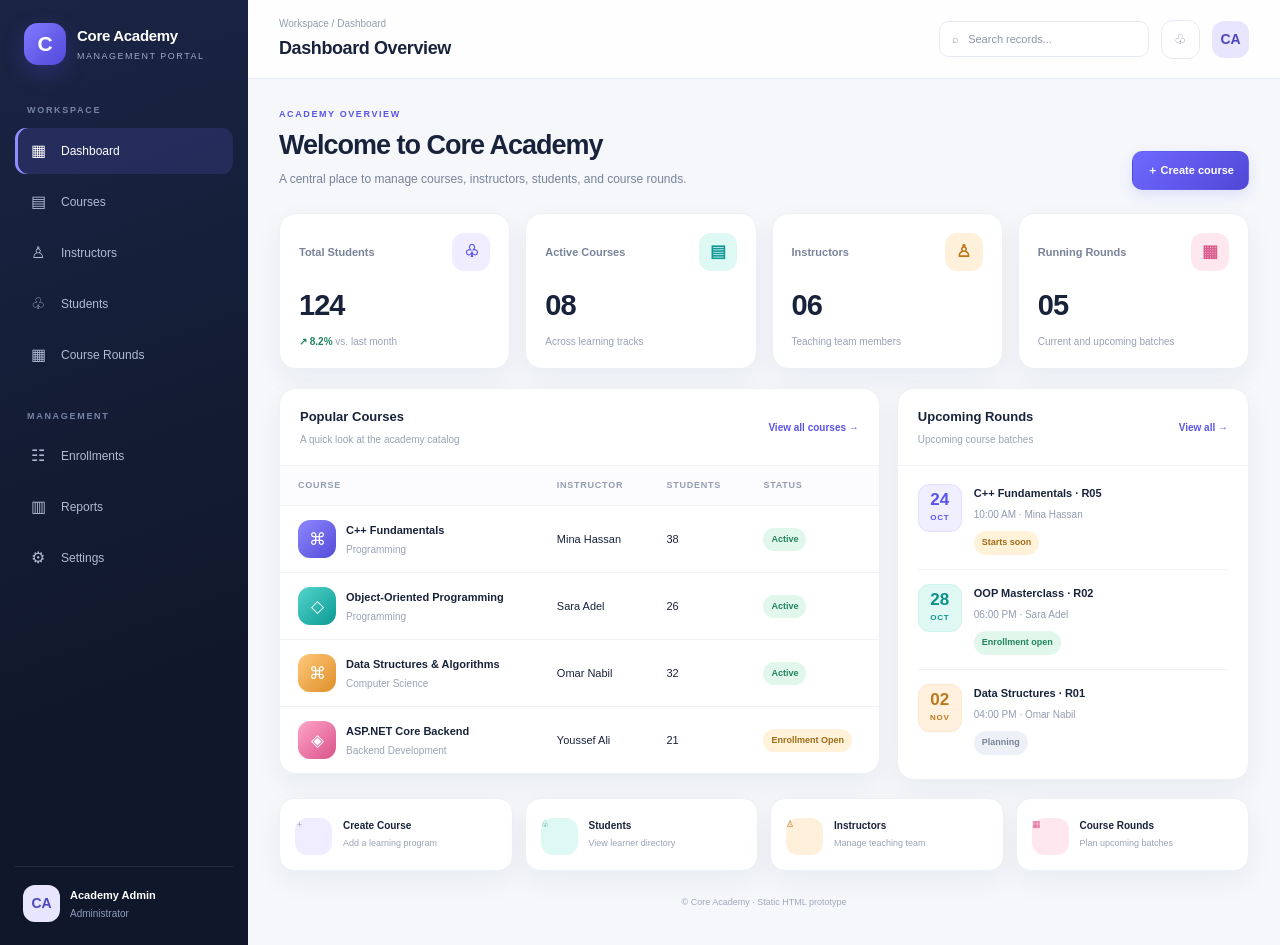
<file: WebApplication1/WebApplication1/Views/Core_Academy_MVC_Frontend_Prototype/index.html>
<!doctype html>
<html lang="en">
  <head>
    <meta charset="utf-8">
    <meta name="viewport" content="width=device-width,initial-scale=1">
    <title>
      Core Academy | Dashboard
    </title>
    <link rel="stylesheet" href="styles.css">
  </head>
  <body>
    <div class="app">
      <aside class="sidebar">
        <a class="brand" href="index.html">
          <div class="brand-mark">
            C
          </div>
          <div>
            <div class="brand-name">
              Core Academy
            </div>
            <div class="brand-sub">
              Management Portal
            </div>
          </div>
        </a>
        <div class="nav-label">
          Workspace
        </div>
        <nav class="nav">
          <a class="active" href="index.html">
            <span class="nav-icon">
              ▦
            </span>
            Dashboard
          </a>
          <a href="courses.html">
            <span class="nav-icon">
              ▤
            </span>
            Courses
          </a>
          <a href="instructors.html">
            <span class="nav-icon">
              ♙
            </span>
            Instructors
          </a>
          <a href="students.html">
            <span class="nav-icon">
              ♧
            </span>
            Students
          </a>
          <a href="rounds.html">
            <span class="nav-icon">
              ▦
            </span>
            Course Rounds
          </a>
        </nav>
        <div class="nav-label" style="margin-top:22px">
          Management
        </div>
        <nav class="nav">
          <a href="enrollments.html">
            <span class="nav-icon">
              ☷
            </span>
            Enrollments
          </a>
          <a href="reports.html">
            <span class="nav-icon">
              ▥
            </span>
            Reports
          </a>
          <a href="settings.html">
            <span class="nav-icon">
              ⚙
            </span>
            Settings
          </a>
        </nav>
        <div class="sidebar-foot">
          <div class="avatar">
            CA
          </div>
          <div>
            <div class="profile-name">
              Academy Admin
            </div>
            <div class="profile-role">
              Administrator
            </div>
          </div>
        </div>
      </aside>
      <main class="main">
        <header class="topbar">
          <div>
            <div class="crumb">
              Workspace / Dashboard
            </div>
            <h1 class="top-title">
              Dashboard Overview
            </h1>
          </div>
          <div class="top-right">
            <div class="search">
              ⌕ &nbsp; Search records...
            </div>
            <div class="circle-btn">
              ♧
            </div>
            <div class="avatar">
              CA
            </div>
          </div>
        </header>
        <div class="content">
          <div class="page-head">
            <div>
              <div class="eyebrow">
                Academy overview
              </div>
              <h2 class="page-title">
                Welcome to Core Academy
              </h2>
              <p class="page-desc">
                A central place to manage courses, instructors, students, and course rounds.
              </p>
            </div>
            <a class="btn btn-primary" href="course-create.html">
              ＋ Create course
            </a>
          </div>
          <div class="metrics">
            <div class="metric">
              <div class="metric-top">
                Total Students
                <span class="metric-icon">
                  ♧
                </span>
              </div>
              <div class="metric-value">
                124
              </div>
              <div class="metric-foot">
                <span class="up">
                  ↗ 8.2%
                </span>
                vs. last month
              </div>
            </div>
            <div class="metric">
              <div class="metric-top">
                Active Courses
                <span class="metric-icon teal">
                  ▤
                </span>
              </div>
              <div class="metric-value">
                08
              </div>
              <div class="metric-foot">
                Across learning tracks
              </div>
            </div>
            <div class="metric">
              <div class="metric-top">
                Instructors
                <span class="metric-icon orange">
                  ♙
                </span>
              </div>
              <div class="metric-value">
                06
              </div>
              <div class="metric-foot">
                Teaching team members
              </div>
            </div>
            <div class="metric">
              <div class="metric-top">
                Running Rounds
                <span class="metric-icon pink">
                  ▦
                </span>
              </div>
              <div class="metric-value">
                05
              </div>
              <div class="metric-foot">
                Current and upcoming batches
              </div>
            </div>
          </div>
          <div class="grid-main">
            <section class="panel">
              <div class="panel-head">
                <div>
                  <h3 class="panel-title">
                    Popular Courses
                  </h3>
                  <div class="panel-sub">
                    A quick look at the academy catalog
                  </div>
                </div>
                <a class="text-link" href="courses.html">
                  View all courses →
                </a>
              </div>
              <div class="table-wrap">
                <table>
                  <thead>
                    <tr>
                      <th>
                        Course
                      </th>
                      <th>
                        Instructor
                      </th>
                      <th>
                        Students
                      </th>
                      <th>
                        Status
                      </th>
                    </tr>
                  </thead>
                  <tbody>
                    <tr>
                      <td>
                        <div class="course-cell">
                          <div class="course-icon">
                            ⌘
                          </div>
                          <div>
                            <div class="cell-title">
                              C++ Fundamentals
                            </div>
                            <div class="cell-sub">
                              Programming
                            </div>
                          </div>
                        </div>
                      </td>
                      <td>
                        Mina Hassan
                      </td>
                      <td>
                        38
                      </td>
                      <td>
                        <span class="pill active-pill">
                          Active
                        </span>
                      </td>
                    </tr>
                    <tr>
                      <td>
                        <div class="course-cell">
                          <div class="course-icon teal">
                            ◇
                          </div>
                          <div>
                            <div class="cell-title">
                              Object-Oriented Programming
                            </div>
                            <div class="cell-sub">
                              Programming
                            </div>
                          </div>
                        </div>
                      </td>
                      <td>
                        Sara Adel
                      </td>
                      <td>
                        26
                      </td>
                      <td>
                        <span class="pill active-pill">
                          Active
                        </span>
                      </td>
                    </tr>
                    <tr>
                      <td>
                        <div class="course-cell">
                          <div class="course-icon orange">
                            ⌘
                          </div>
                          <div>
                            <div class="cell-title">
                              Data Structures & Algorithms
                            </div>
                            <div class="cell-sub">
                              Computer Science
                            </div>
                          </div>
                        </div>
                      </td>
                      <td>
                        Omar Nabil
                      </td>
                      <td>
                        32
                      </td>
                      <td>
                        <span class="pill active-pill">
                          Active
                        </span>
                      </td>
                    </tr>
                    <tr>
                      <td>
                        <div class="course-cell">
                          <div class="course-icon pink">
                            ◈
                          </div>
                          <div>
                            <div class="cell-title">
                              ASP.NET Core Backend
                            </div>
                            <div class="cell-sub">
                              Backend Development
                            </div>
                          </div>
                        </div>
                      </td>
                      <td>
                        Youssef Ali
                      </td>
                      <td>
                        21
                      </td>
                      <td>
                        <span class="pill upcoming-pill">
                          Enrollment Open
                        </span>
                      </td>
                    </tr>
                  </tbody>
                </table>
              </div>
            </section>
            <section class="panel">
              <div class="panel-head">
                <div>
                  <h3 class="panel-title">
                    Upcoming Rounds
                  </h3>
                  <div class="panel-sub">
                    Upcoming course batches
                  </div>
                </div>
                <a class="text-link" href="rounds.html">
                  View all →
                </a>
              </div>
              <div class="rounds">
                <div class="round">
                  <div class="date">
                    <strong>
                      24
                    </strong>
                    <span>
                      Oct
                    </span>
                  </div>
                  <div>
                    <div class="round-name">
                      C++ Fundamentals · R05
                    </div>
                    <div class="round-meta">
                      10:00 AM · Mina Hassan
                    </div>
                    <div style="margin-top:7px">
                      <span class="pill upcoming-pill">
                        Starts soon
                      </span>
                    </div>
                  </div>
                </div>
                <div class="round">
                  <div class="date" style="background:#e0f8f3;color:#0a928a;border-color:#d1f2ea">
                    <strong>
                      28
                    </strong>
                    <span>
                      Oct
                    </span>
                  </div>
                  <div>
                    <div class="round-name">
                      OOP Masterclass · R02
                    </div>
                    <div class="round-meta">
                      06:00 PM · Sara Adel
                    </div>
                    <div style="margin-top:7px">
                      <span class="pill active-pill">
                        Enrollment open
                      </span>
                    </div>
                  </div>
                </div>
                <div class="round">
                  <div class="date" style="background:#fff1de;color:#bd771d;border-color:#ffe8ca">
                    <strong>
                      02
                    </strong>
                    <span>
                      Nov
                    </span>
                  </div>
                  <div>
                    <div class="round-name">
                      Data Structures · R01
                    </div>
                    <div class="round-meta">
                      04:00 PM · Omar Nabil
                    </div>
                    <div style="margin-top:7px">
                      <span class="pill draft-pill">
                        Planning
                      </span>
                    </div>
                  </div>
                </div>
              </div>
            </section>
          </div>
          <div class="quick-grid">
            <a class="quick" href="course-create.html">
              <span class="quick-icon">
                ＋
              </span>
              <div>
                <strong>
                  Create Course
                </strong>
                <span>
                  Add a learning program
                </span>
              </div>
            </a>
            <a class="quick" href="students.html">
              <span class="quick-icon" style="background:#def8f4;color:#109b96">
                ♧
              </span>
              <div>
                <strong>
                  Students
                </strong>
                <span>
                  View learner directory
                </span>
              </div>
            </a>
            <a class="quick" href="instructors.html">
              <span class="quick-icon" style="background:#fff0dc;color:#bd771d">
                ♙
              </span>
              <div>
                <strong>
                  Instructors
                </strong>
                <span>
                  Manage teaching team
                </span>
              </div>
            </a>
            <a class="quick" href="rounds.html">
              <span class="quick-icon" style="background:#ffe7f0;color:#d95f91">
                ▦
              </span>
              <div>
                <strong>
                  Course Rounds
                </strong>
                <span>
                  Plan upcoming batches
                </span>
              </div>
            </a>
          </div>
          <div class="footer">
            © Core Academy · Static HTML prototype
          </div>
        </div>
      </main>
    </div>
  </body>
</html>
</file>
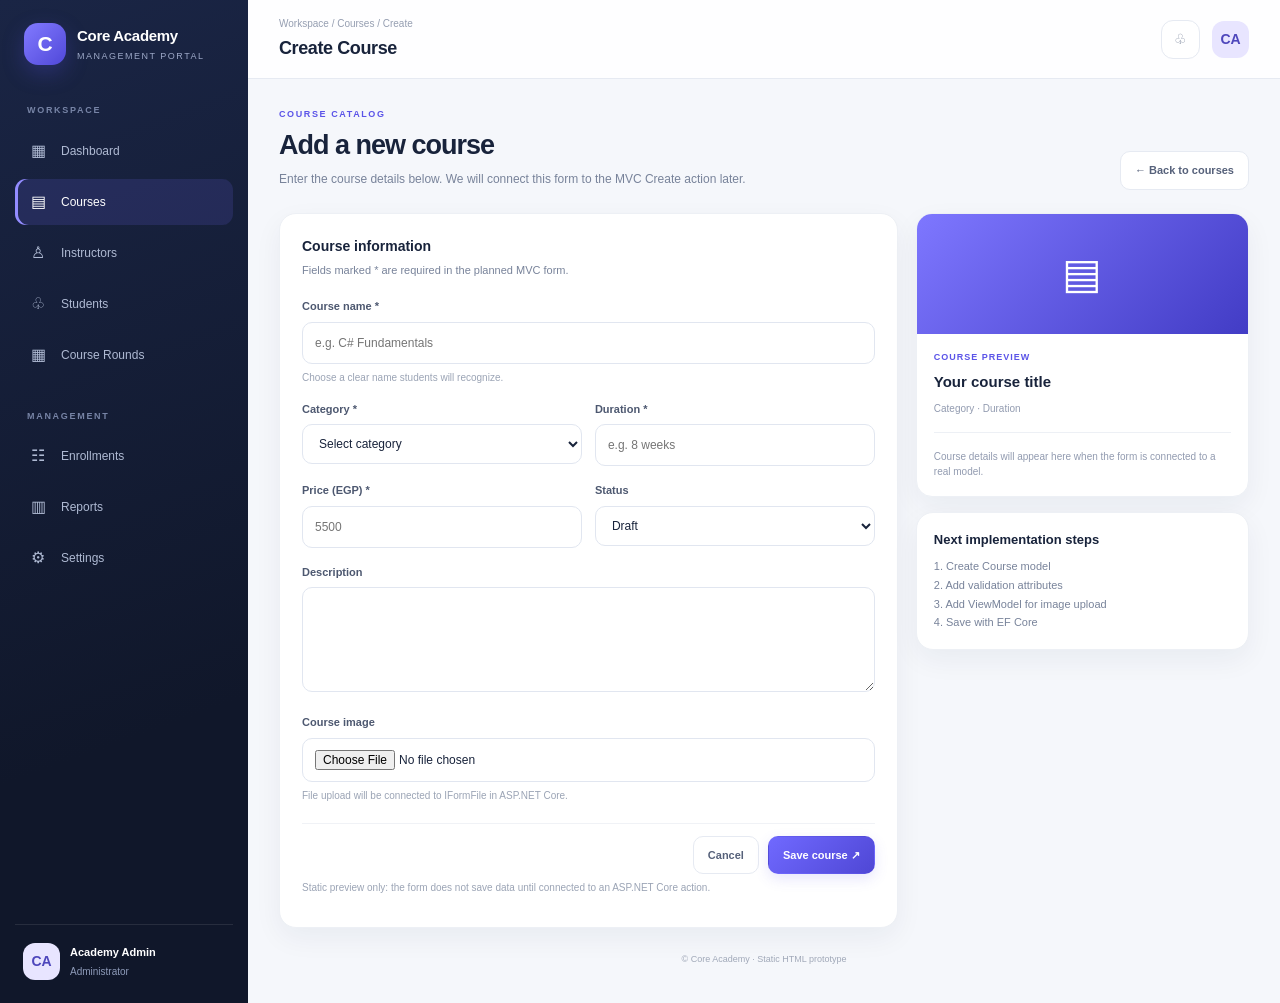
<file: WebApplication1/WebApplication1/Views/Core_Academy_MVC_Frontend_Prototype/course-create.html>
<!doctype html>
<html lang="en">
  <head>
    <meta charset="utf-8">
    <meta name="viewport" content="width=device-width,initial-scale=1">
    <title>
      Create Course | Core Academy
    </title>
    <link rel="stylesheet" href="styles.css">
  </head>
  <body>
    <div class="app">
      <aside class="sidebar">
        <a class="brand" href="index.html">
          <div class="brand-mark">
            C
          </div>
          <div>
            <div class="brand-name">
              Core Academy
            </div>
            <div class="brand-sub">
              Management Portal
            </div>
          </div>
        </a>
        <div class="nav-label">
          Workspace
        </div>
        <nav class="nav">
          <a href="index.html">
            <span class="nav-icon">
              ▦
            </span>
            Dashboard
          </a>
          <a class="active" href="courses.html">
            <span class="nav-icon">
              ▤
            </span>
            Courses
          </a>
          <a href="instructors.html">
            <span class="nav-icon">
              ♙
            </span>
            Instructors
          </a>
          <a href="students.html">
            <span class="nav-icon">
              ♧
            </span>
            Students
          </a>
          <a href="rounds.html">
            <span class="nav-icon">
              ▦
            </span>
            Course Rounds
          </a>
        </nav>
        <div class="nav-label" style="margin-top:22px">
          Management
        </div>
        <nav class="nav">
          <a href="enrollments.html">
            <span class="nav-icon">
              ☷
            </span>
            Enrollments
          </a>
          <a href="reports.html">
            <span class="nav-icon">
              ▥
            </span>
            Reports
          </a>
          <a href="settings.html">
            <span class="nav-icon">
              ⚙
            </span>
            Settings
          </a>
        </nav>
        <div class="sidebar-foot">
          <div class="avatar">
            CA
          </div>
          <div>
            <div class="profile-name">
              Academy Admin
            </div>
            <div class="profile-role">
              Administrator
            </div>
          </div>
        </div>
      </aside>
      <main class="main">
        <header class="topbar">
          <div>
            <div class="crumb">
              <a href="index.html">
                Workspace
              </a>
              /
              <a href="courses.html">
                Courses
              </a>
              / Create
            </div>
            <h1 class="top-title">
              Create Course
            </h1>
          </div>
          <div class="top-right">
            <div class="circle-btn">
              ♧
            </div>
            <div class="avatar">
              CA
            </div>
          </div>
        </header>
        <div class="content">
          <div class="page-head">
            <div>
              <div class="eyebrow">
                Course catalog
              </div>
              <h2 class="page-title">
                Add a new course
              </h2>
              <p class="page-desc">
                Enter the course details below. We will connect this form to the MVC Create action later.
              </p>
            </div>
            <a href="courses.html" class="btn btn-light">
              ← Back to courses
            </a>
          </div>
          <div class="form-layout">
            <section class="panel form-panel">
              <h3 class="form-section-title">
                Course information
              </h3>
              <p class="form-section-sub">
                Fields marked * are required in the planned MVC form.
              </p>
              <form action="#" method="post">
                <div class="field">
                  <label for="name">
                    Course name *
                  </label>
                  <input id="name" name="Name" placeholder="e.g. C# Fundamentals" required maxlength="100">
                  <div class="field-help">
                    Choose a clear name students will recognize.
                  </div>
                </div>
                <div class="two-fields">
                  <div class="field">
                    <label for="category">
                      Category *
                    </label>
                    <select id="category" name="Category" required>
                      <option value="">
                        Select category
                      </option>
                      <option>
                        Programming
                      </option>
                      <option>
                        Backend Development
                      </option>
                      <option>
                        Computer Science
                      </option>
                      <option>
                        Career Skills
                      </option>
                    </select>
                  </div>
                  <div class="field">
                    <label for="duration">
                      Duration *
                    </label>
                    <input id="duration" name="Duration" placeholder="e.g. 8 weeks" required maxlength="40">
                  </div>
                </div>
                <div class="two-fields">
                  <div class="field">
                    <label for="price">
                      Price (EGP) *
                    </label>
                    <input id="price" name="Price" type="number" min="0" step="1" placeholder="5500" required>
                  </div>
                  <div class="field">
                    <label for="status">
                      Status
                    </label>
                    <select id="status" name="Status">
                      <option>
                        Draft
                      </option>
                      <option>
                        Active
                      </option>
                      <option>
                        Archived
                      </option>
                    </select>
                  </div>
                </div>
                <div class="field">
                  <label for="description">
                    Description
                  </label>
                  <textarea id="description" name="Description" placeholder="What will students learn in this course?">
                  </textarea>
                </div>
                <div class="field">
                  <label for="image">
                    Course image
                  </label>
                  <input id="image" name="ImageFile" type="file" accept="image/*">
                  <div class="field-help">
                    File upload will be connected to IFormFile in ASP.NET Core.
                  </div>
                </div>
                <div class="form-footer">
                  <a href="courses.html" class="btn btn-light">
                    Cancel
                  </a>
                  <button class="btn btn-primary" type="submit">
                    Save course ↗
                  </button>
                </div>
                <p class="field-help">
                  Static preview only: the form does not save data until connected to an ASP.NET Core action.
                </p>
              </form>
            </section>
            <aside>
              <div class="preview-course">
                <div class="preview-cover">
                  ▤
                </div>
                <div class="preview-body">
                  <div class="preview-label">
                    Course preview
                  </div>
                  <div class="preview-name">
                    Your course title
                  </div>
                  <div class="preview-muted">
                    Category · Duration
                  </div>
                  <hr style="border:0;border-top:1px solid #edf0f5;margin:16px 0">
                  <div class="preview-muted">
                    Course details will appear here when the form is connected to a real model.
                  </div>
                </div>
              </div>
              <div class="panel" style="padding:17px;margin-top:15px">
                <div class="panel-title">
                  Next implementation steps
                </div>
                <p class="page-desc" style="font-size:11px">
                  1. Create Course model
                  <br>
                  2. Add validation attributes
                  <br>
                  3. Add ViewModel for image upload
                  <br>
                  4. Save with EF Core
                </p>
              </div>
            </aside>
          </div>
          <div class="footer">
            © Core Academy · Static HTML prototype
          </div>
        </div>
      </main>
    </div>
  </body>
</html>
</file>
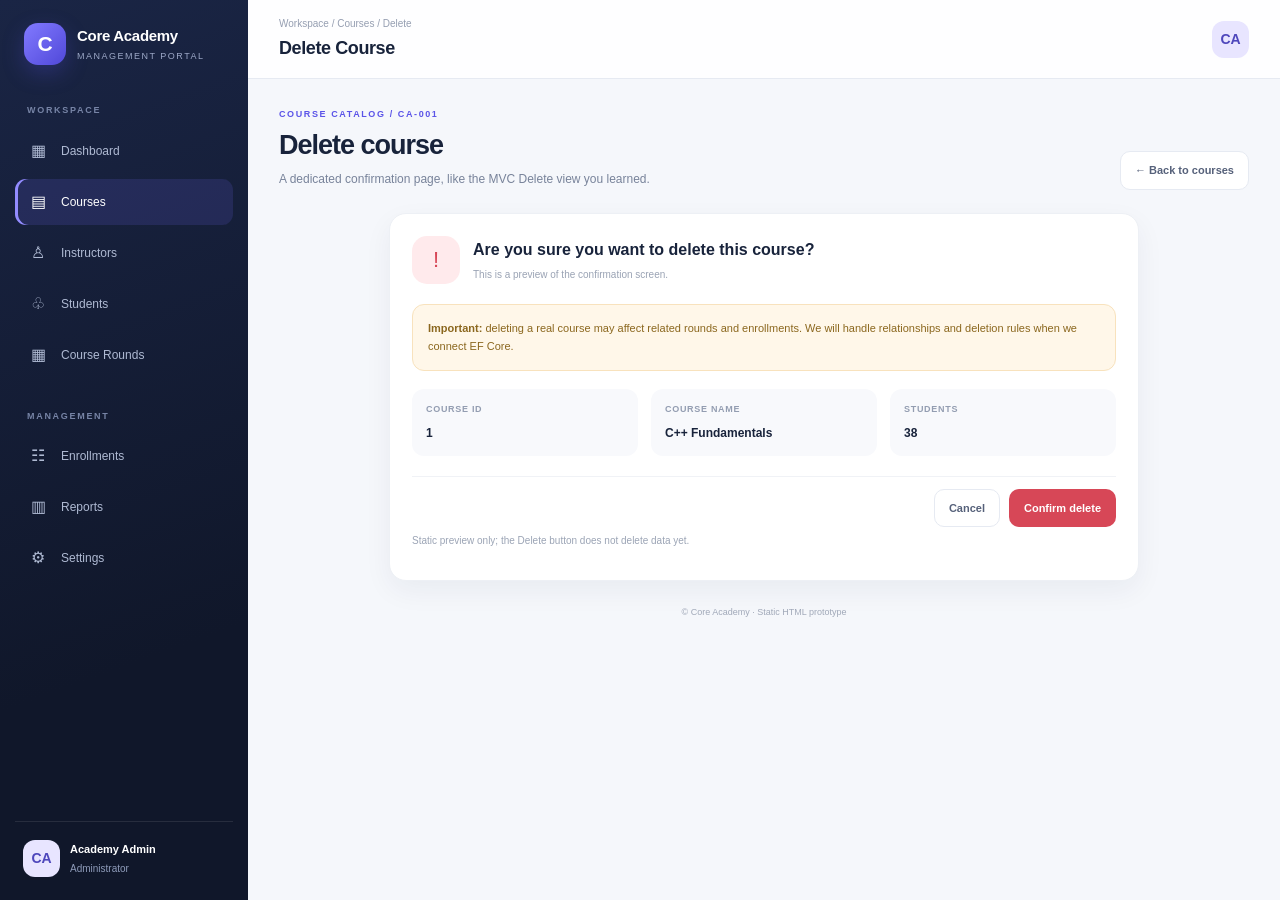
<file: WebApplication1/WebApplication1/Views/Core_Academy_MVC_Frontend_Prototype/course-delete.html>
<!doctype html>
<html lang="en">
  <head>
    <meta charset="utf-8">
    <meta name="viewport" content="width=device-width,initial-scale=1">
    <title>
      Delete Course | Core Academy
    </title>
    <link rel="stylesheet" href="styles.css">
  </head>
  <body>
    <div class="app">
      <aside class="sidebar">
        <a class="brand" href="index.html">
          <div class="brand-mark">
            C
          </div>
          <div>
            <div class="brand-name">
              Core Academy
            </div>
            <div class="brand-sub">
              Management Portal
            </div>
          </div>
        </a>
        <div class="nav-label">
          Workspace
        </div>
        <nav class="nav">
          <a href="index.html">
            <span class="nav-icon">
              ▦
            </span>
            Dashboard
          </a>
          <a class="active" href="courses.html">
            <span class="nav-icon">
              ▤
            </span>
            Courses
          </a>
          <a href="instructors.html">
            <span class="nav-icon">
              ♙
            </span>
            Instructors
          </a>
          <a href="students.html">
            <span class="nav-icon">
              ♧
            </span>
            Students
          </a>
          <a href="rounds.html">
            <span class="nav-icon">
              ▦
            </span>
            Course Rounds
          </a>
        </nav>
        <div class="nav-label" style="margin-top:22px">
          Management
        </div>
        <nav class="nav">
          <a href="enrollments.html">
            <span class="nav-icon">
              ☷
            </span>
            Enrollments
          </a>
          <a href="reports.html">
            <span class="nav-icon">
              ▥
            </span>
            Reports
          </a>
          <a href="settings.html">
            <span class="nav-icon">
              ⚙
            </span>
            Settings
          </a>
        </nav>
        <div class="sidebar-foot">
          <div class="avatar">
            CA
          </div>
          <div>
            <div class="profile-name">
              Academy Admin
            </div>
            <div class="profile-role">
              Administrator
            </div>
          </div>
        </div>
      </aside>
      <main class="main">
        <header class="topbar">
          <div>
            <div class="crumb">
              <a href="index.html">
                Workspace
              </a>
              /
              <a href="courses.html">
                Courses
              </a>
              / Delete
            </div>
            <h1 class="top-title">
              Delete Course
            </h1>
          </div>
          <div class="top-right">
            <div class="avatar">
              CA
            </div>
          </div>
        </header>
        <div class="content">
          <div class="page-head">
            <div>
              <div class="eyebrow">
                Course catalog / CA-001
              </div>
              <h2 class="page-title">
                Delete course
              </h2>
              <p class="page-desc">
                A dedicated confirmation page, like the MVC Delete view you learned.
              </p>
            </div>
            <a href="courses.html" class="btn btn-light">
              ← Back to courses
            </a>
          </div>
          <section class="panel" style="max-width:750px;margin:0 auto">
            <div class="details-body">
              <div style="display:flex;align-items:center;gap:13px;margin-bottom:20px">
                <div style="width:48px;height:48px;border-radius:15px;background:#ffeaec;color:#d74757;display:grid;place-items:center;font-size:22px">
                  !
                </div>
                <div>
                  <h3 class="panel-title" style="font-size:16px">
                    Are you sure you want to delete this course?
                  </h3>
                  <div class="panel-sub">
                    This is a preview of the confirmation screen.
                  </div>
                </div>
              </div>
              <div class="warning">
                <strong>
                  Important:
                </strong>
                deleting a real course may affect related rounds and enrollments. We will handle relationships and deletion rules when we connect EF Core.
              </div>
              <div class="detail-grid">
                <div class="detail-item">
                  <div class="detail-label">
                    Course ID
                  </div>
                  <div class="detail-value">
                    1
                  </div>
                </div>
                <div class="detail-item">
                  <div class="detail-label">
                    Course name
                  </div>
                  <div class="detail-value">
                    C++ Fundamentals
                  </div>
                </div>
                <div class="detail-item">
                  <div class="detail-label">
                    Students
                  </div>
                  <div class="detail-value">
                    38
                  </div>
                </div>
              </div>
              <form action="#" method="post" class="form-footer">
                <a class="btn btn-light" href="courses.html">
                  Cancel
                </a>
                <button type="submit" class="btn btn-danger">
                  Confirm delete
                </button>
              </form>
              <p class="field-help">
                Static preview only; the Delete button does not delete data yet.
              </p>
            </div>
          </section>
          <div class="footer">
            © Core Academy · Static HTML prototype
          </div>
        </div>
      </main>
    </div>
  </body>
</html>
</file>
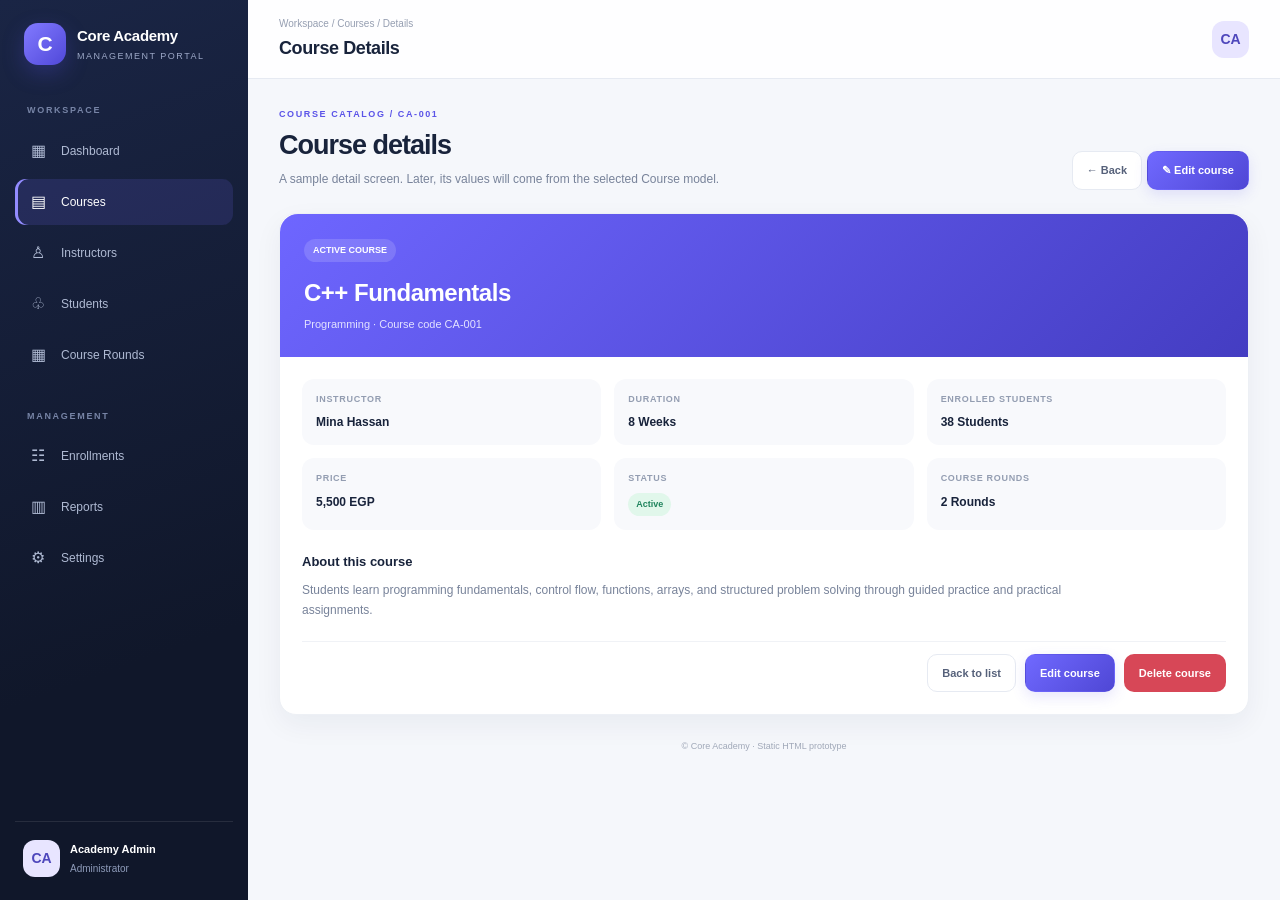
<file: WebApplication1/WebApplication1/Views/Core_Academy_MVC_Frontend_Prototype/course-details.html>
<!doctype html>
<html lang="en">
  <head>
    <meta charset="utf-8">
    <meta name="viewport" content="width=device-width,initial-scale=1">
    <title>
      Course Details | Core Academy
    </title>
    <link rel="stylesheet" href="styles.css">
  </head>
  <body>
    <div class="app">
      <aside class="sidebar">
        <a class="brand" href="index.html">
          <div class="brand-mark">
            C
          </div>
          <div>
            <div class="brand-name">
              Core Academy
            </div>
            <div class="brand-sub">
              Management Portal
            </div>
          </div>
        </a>
        <div class="nav-label">
          Workspace
        </div>
        <nav class="nav">
          <a href="index.html">
            <span class="nav-icon">
              ▦
            </span>
            Dashboard
          </a>
          <a class="active" href="courses.html">
            <span class="nav-icon">
              ▤
            </span>
            Courses
          </a>
          <a href="instructors.html">
            <span class="nav-icon">
              ♙
            </span>
            Instructors
          </a>
          <a href="students.html">
            <span class="nav-icon">
              ♧
            </span>
            Students
          </a>
          <a href="rounds.html">
            <span class="nav-icon">
              ▦
            </span>
            Course Rounds
          </a>
        </nav>
        <div class="nav-label" style="margin-top:22px">
          Management
        </div>
        <nav class="nav">
          <a href="enrollments.html">
            <span class="nav-icon">
              ☷
            </span>
            Enrollments
          </a>
          <a href="reports.html">
            <span class="nav-icon">
              ▥
            </span>
            Reports
          </a>
          <a href="settings.html">
            <span class="nav-icon">
              ⚙
            </span>
            Settings
          </a>
        </nav>
        <div class="sidebar-foot">
          <div class="avatar">
            CA
          </div>
          <div>
            <div class="profile-name">
              Academy Admin
            </div>
            <div class="profile-role">
              Administrator
            </div>
          </div>
        </div>
      </aside>
      <main class="main">
        <header class="topbar">
          <div>
            <div class="crumb">
              <a href="index.html">
                Workspace
              </a>
              /
              <a href="courses.html">
                Courses
              </a>
              / Details
            </div>
            <h1 class="top-title">
              Course Details
            </h1>
          </div>
          <div class="top-right">
            <div class="avatar">
              CA
            </div>
          </div>
        </header>
        <div class="content">
          <div class="page-head">
            <div>
              <div class="eyebrow">
                Course catalog / CA-001
              </div>
              <h2 class="page-title">
                Course details
              </h2>
              <p class="page-desc">
                A sample detail screen. Later, its values will come from the selected Course model.
              </p>
            </div>
            <div class="actions">
              <a class="btn btn-light" href="courses.html">
                ← Back
              </a>
              <a class="btn btn-primary" href="course-edit.html">
                ✎ Edit course
              </a>
            </div>
          </div>
          <section class="panel">
            <div class="details-header">
              <span class="tag">
                ACTIVE COURSE
              </span>
              <div class="details-title">
                C++ Fundamentals
              </div>
              <div class="details-sub">
                Programming · Course code CA-001
              </div>
            </div>
            <div class="details-body">
              <div class="detail-grid">
                <div class="detail-item">
                  <div class="detail-label">
                    Instructor
                  </div>
                  <div class="detail-value">
                    Mina Hassan
                  </div>
                </div>
                <div class="detail-item">
                  <div class="detail-label">
                    Duration
                  </div>
                  <div class="detail-value">
                    8 Weeks
                  </div>
                </div>
                <div class="detail-item">
                  <div class="detail-label">
                    Enrolled students
                  </div>
                  <div class="detail-value">
                    38 Students
                  </div>
                </div>
                <div class="detail-item">
                  <div class="detail-label">
                    Price
                  </div>
                  <div class="detail-value">
                    5,500 EGP
                  </div>
                </div>
                <div class="detail-item">
                  <div class="detail-label">
                    Status
                  </div>
                  <div class="detail-value">
                    <span class="pill active-pill">
                      Active
                    </span>
                  </div>
                </div>
                <div class="detail-item">
                  <div class="detail-label">
                    Course rounds
                  </div>
                  <div class="detail-value">
                    2 Rounds
                  </div>
                </div>
              </div>
              <div style="margin-top:22px">
                <h3 class="panel-title">
                  About this course
                </h3>
                <p class="page-desc" style="max-width:800px">
                  Students learn programming fundamentals, control flow, functions, arrays, and structured problem solving through guided practice and practical assignments.
                </p>
              </div>
              <div class="form-footer">
                <a class="btn btn-light" href="courses.html">
                  Back to list
                </a>
                <a class="btn btn-primary" href="course-edit.html">
                  Edit course
                </a>
                <a class="btn btn-danger" href="course-delete.html">
                  Delete course
                </a>
              </div>
            </div>
          </section>
          <div class="footer">
            © Core Academy · Static HTML prototype
          </div>
        </div>
      </main>
    </div>
  </body>
</html>
</file>
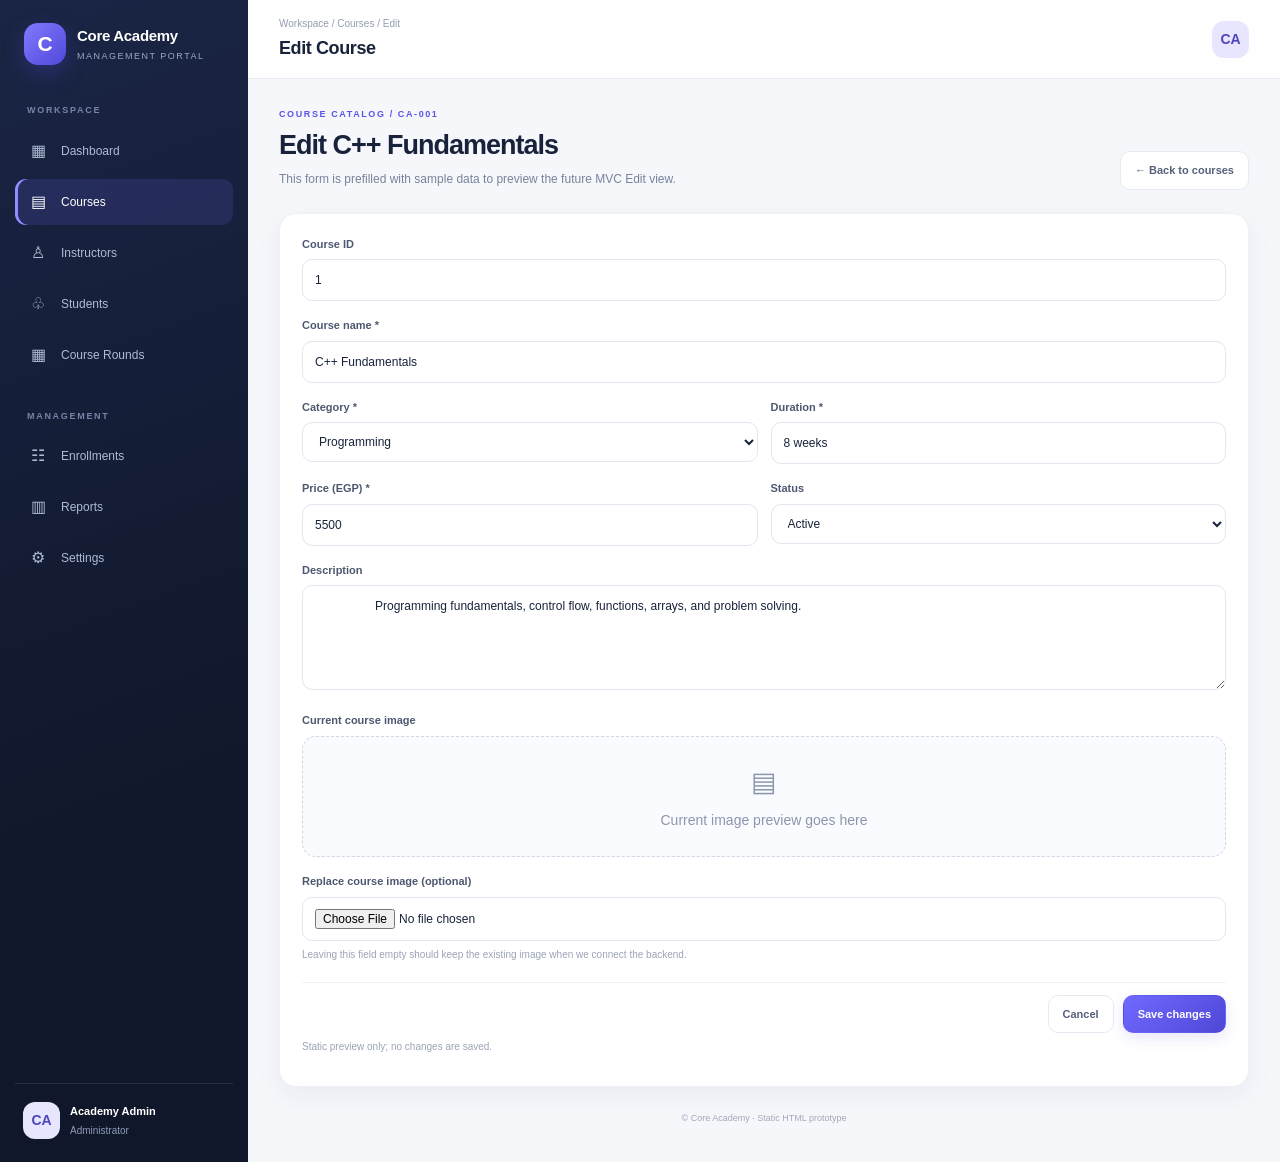
<file: WebApplication1/WebApplication1/Views/Core_Academy_MVC_Frontend_Prototype/course-edit.html>
<!doctype html>
<html lang="en">
  <head>
    <meta charset="utf-8">
    <meta name="viewport" content="width=device-width,initial-scale=1">
    <title>
      Edit Course | Core Academy
    </title>
    <link rel="stylesheet" href="styles.css">
  </head>
  <body>
    <div class="app">
      <aside class="sidebar">
        <a class="brand" href="index.html">
          <div class="brand-mark">
            C
          </div>
          <div>
            <div class="brand-name">
              Core Academy
            </div>
            <div class="brand-sub">
              Management Portal
            </div>
          </div>
        </a>
        <div class="nav-label">
          Workspace
        </div>
        <nav class="nav">
          <a href="index.html">
            <span class="nav-icon">
              ▦
            </span>
            Dashboard
          </a>
          <a class="active" href="courses.html">
            <span class="nav-icon">
              ▤
            </span>
            Courses
          </a>
          <a href="instructors.html">
            <span class="nav-icon">
              ♙
            </span>
            Instructors
          </a>
          <a href="students.html">
            <span class="nav-icon">
              ♧
            </span>
            Students
          </a>
          <a href="rounds.html">
            <span class="nav-icon">
              ▦
            </span>
            Course Rounds
          </a>
        </nav>
        <div class="nav-label" style="margin-top:22px">
          Management
        </div>
        <nav class="nav">
          <a href="enrollments.html">
            <span class="nav-icon">
              ☷
            </span>
            Enrollments
          </a>
          <a href="reports.html">
            <span class="nav-icon">
              ▥
            </span>
            Reports
          </a>
          <a href="settings.html">
            <span class="nav-icon">
              ⚙
            </span>
            Settings
          </a>
        </nav>
        <div class="sidebar-foot">
          <div class="avatar">
            CA
          </div>
          <div>
            <div class="profile-name">
              Academy Admin
            </div>
            <div class="profile-role">
              Administrator
            </div>
          </div>
        </div>
      </aside>
      <main class="main">
        <header class="topbar">
          <div>
            <div class="crumb">
              <a href="index.html">
                Workspace
              </a>
              /
              <a href="courses.html">
                Courses
              </a>
              / Edit
            </div>
            <h1 class="top-title">
              Edit Course
            </h1>
          </div>
          <div class="top-right">
            <div class="avatar">
              CA
            </div>
          </div>
        </header>
        <div class="content">
          <div class="page-head">
            <div>
              <div class="eyebrow">
                Course catalog / CA-001
              </div>
              <h2 class="page-title">
                Edit C++ Fundamentals
              </h2>
              <p class="page-desc">
                This form is prefilled with sample data to preview the future MVC Edit view.
              </p>
            </div>
            <a href="courses.html" class="btn btn-light">
              ← Back to courses
            </a>
          </div>
          <section class="panel form-panel">
            <form action="#" method="post">
              <div class="field">
                <label for="id">
                  Course ID
                </label>
                <input id="id" name="Id" value="1" readonly>
              </div>
              <div class="field">
                <label for="name">
                  Course name *
                </label>
                <input id="name" name="Name" value="C++ Fundamentals" required>
              </div>
              <div class="two-fields">
                <div class="field">
                  <label for="category">
                    Category *
                  </label>
                  <select id="category" name="Category">
                    <option selected>
                      Programming
                    </option>
                    <option>
                      Backend Development
                    </option>
                    <option>
                      Computer Science
                    </option>
                  </select>
                </div>
                <div class="field">
                  <label for="duration">
                    Duration *
                  </label>
                  <input id="duration" name="Duration" value="8 weeks" required>
                </div>
              </div>
              <div class="two-fields">
                <div class="field">
                  <label for="price">
                    Price (EGP) *
                  </label>
                  <input id="price" name="Price" type="number" min="0" value="5500" required>
                </div>
                <div class="field">
                  <label for="status">
                    Status
                  </label>
                  <select id="status" name="Status">
                    <option selected>
                      Active
                    </option>
                    <option>
                      Draft
                    </option>
                    <option>
                      Archived
                    </option>
                  </select>
                </div>
              </div>
              <div class="field">
                <label for="description">
                  Description
                </label>
                <textarea id="description" name="Description">
                  Programming fundamentals, control flow, functions, arrays, and problem solving.
                </textarea>
              </div>
              <div class="field">
                <label>
                  Current course image
                </label>
                <div class="image-placeholder">
                  <div class="big">
                    ▤
                  </div>
                  Current image preview goes here
                </div>
              </div>
              <div class="field">
                <label for="image">
                  Replace course image (optional)
                </label>
                <input id="image" type="file" name="ImageFile" accept="image/*">
                <div class="field-help">
                  Leaving this field empty should keep the existing image when we connect the backend.
                </div>
              </div>
              <div class="form-footer">
                <a href="courses.html" class="btn btn-light">
                  Cancel
                </a>
                <button type="submit" class="btn btn-primary">
                  Save changes
                </button>
              </div>
              <p class="field-help">
                Static preview only; no changes are saved.
              </p>
            </form>
          </section>
          <div class="footer">
            © Core Academy · Static HTML prototype
          </div>
        </div>
      </main>
    </div>
  </body>
</html>
</file>
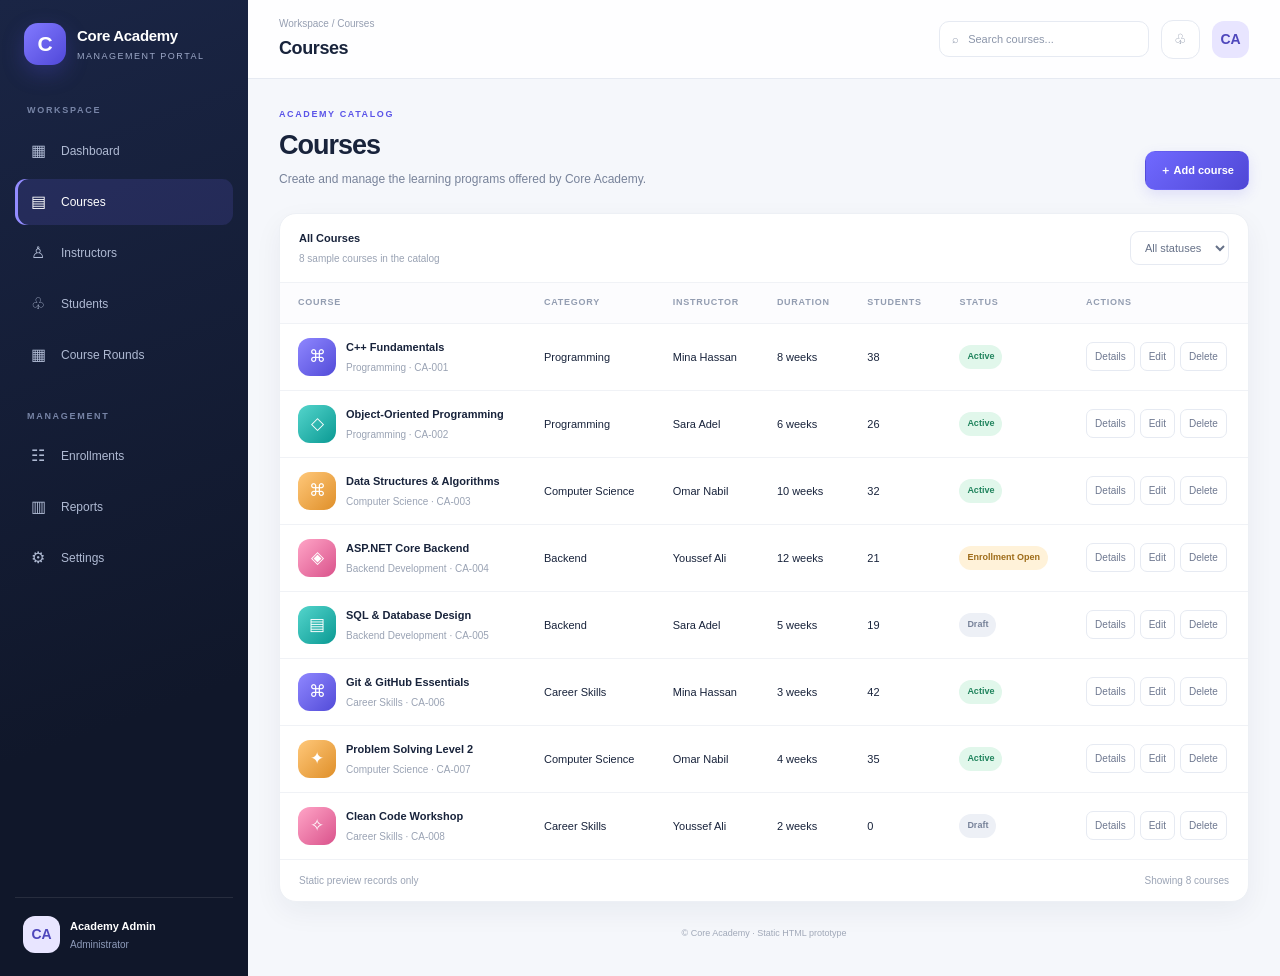
<file: WebApplication1/WebApplication1/Views/Core_Academy_MVC_Frontend_Prototype/courses.html>
<!doctype html>
<html lang="en">
  <head>
    <meta charset="utf-8">
    <meta name="viewport" content="width=device-width,initial-scale=1">
    <title>
      Courses | Core Academy
    </title>
    <link rel="stylesheet" href="styles.css">
  </head>
  <body>
    <div class="app">
      <aside class="sidebar">
        <a class="brand" href="index.html">
          <div class="brand-mark">
            C
          </div>
          <div>
            <div class="brand-name">
              Core Academy
            </div>
            <div class="brand-sub">
              Management Portal
            </div>
          </div>
        </a>
        <div class="nav-label">
          Workspace
        </div>
        <nav class="nav">
          <a href="index.html">
            <span class="nav-icon">
              ▦
            </span>
            Dashboard
          </a>
          <a class="active" href="courses.html">
            <span class="nav-icon">
              ▤
            </span>
            Courses
          </a>
          <a href="instructors.html">
            <span class="nav-icon">
              ♙
            </span>
            Instructors
          </a>
          <a href="students.html">
            <span class="nav-icon">
              ♧
            </span>
            Students
          </a>
          <a href="rounds.html">
            <span class="nav-icon">
              ▦
            </span>
            Course Rounds
          </a>
        </nav>
        <div class="nav-label" style="margin-top:22px">
          Management
        </div>
        <nav class="nav">
          <a href="enrollments.html">
            <span class="nav-icon">
              ☷
            </span>
            Enrollments
          </a>
          <a href="reports.html">
            <span class="nav-icon">
              ▥
            </span>
            Reports
          </a>
          <a href="settings.html">
            <span class="nav-icon">
              ⚙
            </span>
            Settings
          </a>
        </nav>
        <div class="sidebar-foot">
          <div class="avatar">
            CA
          </div>
          <div>
            <div class="profile-name">
              Academy Admin
            </div>
            <div class="profile-role">
              Administrator
            </div>
          </div>
        </div>
      </aside>
      <main class="main">
        <header class="topbar">
          <div>
            <div class="crumb">
              <a href="index.html">
                Workspace
              </a>
              / Courses
            </div>
            <h1 class="top-title">
              Courses
            </h1>
          </div>
          <div class="top-right">
            <div class="search">
              ⌕ &nbsp; Search courses...
            </div>
            <div class="circle-btn">
              ♧
            </div>
            <div class="avatar">
              CA
            </div>
          </div>
        </header>
        <div class="content">
          <div class="page-head">
            <div>
              <div class="eyebrow">
                Academy catalog
              </div>
              <h2 class="page-title">
                Courses
              </h2>
              <p class="page-desc">
                Create and manage the learning programs offered by Core Academy.
              </p>
            </div>
            <a class="btn btn-primary" href="course-create.html">
              ＋ Add course
            </a>
          </div>
          <section class="panel">
            <div class="toolbar">
              <div>
                <div class="cell-title">
                  All Courses
                </div>
                <div class="panel-sub">
                  8 sample courses in the catalog
                </div>
              </div>
              <select>
                <option>
                  All statuses
                </option>
                <option>
                  Active
                </option>
                <option>
                  Draft
                </option>
              </select>
            </div>
            <div class="table-wrap">
              <table>
                <thead>
                  <tr>
                    <th>
                      Course
                    </th>
                    <th>
                      Category
                    </th>
                    <th>
                      Instructor
                    </th>
                    <th>
                      Duration
                    </th>
                    <th>
                      Students
                    </th>
                    <th>
                      Status
                    </th>
                    <th>
                      Actions
                    </th>
                  </tr>
                </thead>
                <tbody>
                  <tr>
                    <td>
                      <div class="course-cell">
                        <div class="course-icon">
                          ⌘
                        </div>
                        <div>
                          <div class="cell-title">
                            C++ Fundamentals
                          </div>
                          <div class="cell-sub">
                            Programming · CA-001
                          </div>
                        </div>
                      </div>
                    </td>
                    <td>
                      Programming
                    </td>
                    <td>
                      Mina Hassan
                    </td>
                    <td>
                      8 weeks
                    </td>
                    <td>
                      38
                    </td>
                    <td>
                      <span class="pill active-pill">
                        Active
                      </span>
                    </td>
                    <td>
                      <div class="actions">
                        <a class="mini-btn" href="course-details.html">
                          Details
                        </a>
                        <a class="mini-btn" href="course-edit.html">
                          Edit
                        </a>
                        <a class="mini-btn" href="course-delete.html">
                          Delete
                        </a>
                      </div>
                    </td>
                  </tr>
                  <tr>
                    <td>
                      <div class="course-cell">
                        <div class="course-icon teal">
                          ◇
                        </div>
                        <div>
                          <div class="cell-title">
                            Object-Oriented Programming
                          </div>
                          <div class="cell-sub">
                            Programming · CA-002
                          </div>
                        </div>
                      </div>
                    </td>
                    <td>
                      Programming
                    </td>
                    <td>
                      Sara Adel
                    </td>
                    <td>
                      6 weeks
                    </td>
                    <td>
                      26
                    </td>
                    <td>
                      <span class="pill active-pill">
                        Active
                      </span>
                    </td>
                    <td>
                      <div class="actions">
                        <a class="mini-btn" href="course-details.html">
                          Details
                        </a>
                        <a class="mini-btn" href="course-edit.html">
                          Edit
                        </a>
                        <a class="mini-btn" href="course-delete.html">
                          Delete
                        </a>
                      </div>
                    </td>
                  </tr>
                  <tr>
                    <td>
                      <div class="course-cell">
                        <div class="course-icon orange">
                          ⌘
                        </div>
                        <div>
                          <div class="cell-title">
                            Data Structures & Algorithms
                          </div>
                          <div class="cell-sub">
                            Computer Science · CA-003
                          </div>
                        </div>
                      </div>
                    </td>
                    <td>
                      Computer Science
                    </td>
                    <td>
                      Omar Nabil
                    </td>
                    <td>
                      10 weeks
                    </td>
                    <td>
                      32
                    </td>
                    <td>
                      <span class="pill active-pill">
                        Active
                      </span>
                    </td>
                    <td>
                      <div class="actions">
                        <a class="mini-btn" href="course-details.html">
                          Details
                        </a>
                        <a class="mini-btn" href="course-edit.html">
                          Edit
                        </a>
                        <a class="mini-btn" href="course-delete.html">
                          Delete
                        </a>
                      </div>
                    </td>
                  </tr>
                  <tr>
                    <td>
                      <div class="course-cell">
                        <div class="course-icon pink">
                          ◈
                        </div>
                        <div>
                          <div class="cell-title">
                            ASP.NET Core Backend
                          </div>
                          <div class="cell-sub">
                            Backend Development · CA-004
                          </div>
                        </div>
                      </div>
                    </td>
                    <td>
                      Backend
                    </td>
                    <td>
                      Youssef Ali
                    </td>
                    <td>
                      12 weeks
                    </td>
                    <td>
                      21
                    </td>
                    <td>
                      <span class="pill upcoming-pill">
                        Enrollment Open
                      </span>
                    </td>
                    <td>
                      <div class="actions">
                        <a class="mini-btn" href="course-details.html">
                          Details
                        </a>
                        <a class="mini-btn" href="course-edit.html">
                          Edit
                        </a>
                        <a class="mini-btn" href="course-delete.html">
                          Delete
                        </a>
                      </div>
                    </td>
                  </tr>
                  <tr>
                    <td>
                      <div class="course-cell">
                        <div class="course-icon teal">
                          ▤
                        </div>
                        <div>
                          <div class="cell-title">
                            SQL & Database Design
                          </div>
                          <div class="cell-sub">
                            Backend Development · CA-005
                          </div>
                        </div>
                      </div>
                    </td>
                    <td>
                      Backend
                    </td>
                    <td>
                      Sara Adel
                    </td>
                    <td>
                      5 weeks
                    </td>
                    <td>
                      19
                    </td>
                    <td>
                      <span class="pill draft-pill">
                        Draft
                      </span>
                    </td>
                    <td>
                      <div class="actions">
                        <a class="mini-btn" href="course-details.html">
                          Details
                        </a>
                        <a class="mini-btn" href="course-edit.html">
                          Edit
                        </a>
                        <a class="mini-btn" href="course-delete.html">
                          Delete
                        </a>
                      </div>
                    </td>
                  </tr>
                  <tr>
                    <td>
                      <div class="course-cell">
                        <div class="course-icon">
                          ⌘
                        </div>
                        <div>
                          <div class="cell-title">
                            Git & GitHub Essentials
                          </div>
                          <div class="cell-sub">
                            Career Skills · CA-006
                          </div>
                        </div>
                      </div>
                    </td>
                    <td>
                      Career Skills
                    </td>
                    <td>
                      Mina Hassan
                    </td>
                    <td>
                      3 weeks
                    </td>
                    <td>
                      42
                    </td>
                    <td>
                      <span class="pill active-pill">
                        Active
                      </span>
                    </td>
                    <td>
                      <div class="actions">
                        <a class="mini-btn" href="course-details.html">
                          Details
                        </a>
                        <a class="mini-btn" href="course-edit.html">
                          Edit
                        </a>
                        <a class="mini-btn" href="course-delete.html">
                          Delete
                        </a>
                      </div>
                    </td>
                  </tr>
                  <tr>
                    <td>
                      <div class="course-cell">
                        <div class="course-icon orange">
                          ✦
                        </div>
                        <div>
                          <div class="cell-title">
                            Problem Solving Level 2
                          </div>
                          <div class="cell-sub">
                            Computer Science · CA-007
                          </div>
                        </div>
                      </div>
                    </td>
                    <td>
                      Computer Science
                    </td>
                    <td>
                      Omar Nabil
                    </td>
                    <td>
                      4 weeks
                    </td>
                    <td>
                      35
                    </td>
                    <td>
                      <span class="pill active-pill">
                        Active
                      </span>
                    </td>
                    <td>
                      <div class="actions">
                        <a class="mini-btn" href="course-details.html">
                          Details
                        </a>
                        <a class="mini-btn" href="course-edit.html">
                          Edit
                        </a>
                        <a class="mini-btn" href="course-delete.html">
                          Delete
                        </a>
                      </div>
                    </td>
                  </tr>
                  <tr>
                    <td>
                      <div class="course-cell">
                        <div class="course-icon pink">
                          ✧
                        </div>
                        <div>
                          <div class="cell-title">
                            Clean Code Workshop
                          </div>
                          <div class="cell-sub">
                            Career Skills · CA-008
                          </div>
                        </div>
                      </div>
                    </td>
                    <td>
                      Career Skills
                    </td>
                    <td>
                      Youssef Ali
                    </td>
                    <td>
                      2 weeks
                    </td>
                    <td>
                      0
                    </td>
                    <td>
                      <span class="pill draft-pill">
                        Draft
                      </span>
                    </td>
                    <td>
                      <div class="actions">
                        <a class="mini-btn" href="course-details.html">
                          Details
                        </a>
                        <a class="mini-btn" href="course-edit.html">
                          Edit
                        </a>
                        <a class="mini-btn" href="course-delete.html">
                          Delete
                        </a>
                      </div>
                    </td>
                  </tr>
                </tbody>
              </table>
            </div>
            <div class="table-footer">
              <span>
                Static preview records only
              </span>
              <span>
                Showing 8 courses
              </span>
            </div>
          </section>
          <div class="footer">
            © Core Academy · Static HTML prototype
          </div>
        </div>
      </main>
    </div>
  </body>
</html>
</file>
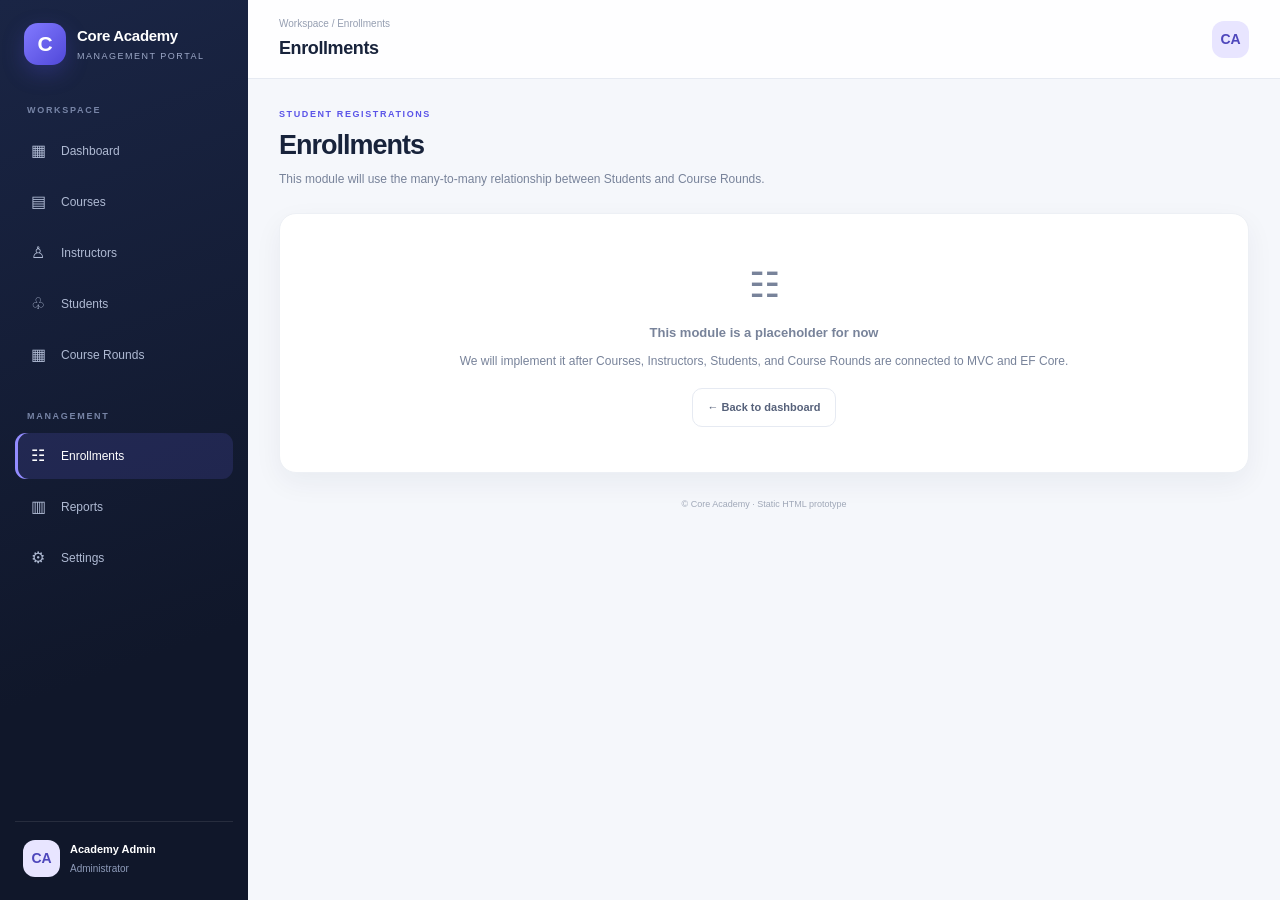
<file: WebApplication1/WebApplication1/Views/Core_Academy_MVC_Frontend_Prototype/enrollments.html>
<!doctype html>
<html lang="en">
  <head>
    <meta charset="utf-8">
    <meta name="viewport" content="width=device-width,initial-scale=1">
    <title>
      Enrollments | Core Academy
    </title>
    <link rel="stylesheet" href="styles.css">
  </head>
  <body>
    <div class="app">
      <aside class="sidebar">
        <a class="brand" href="index.html">
          <div class="brand-mark">
            C
          </div>
          <div>
            <div class="brand-name">
              Core Academy
            </div>
            <div class="brand-sub">
              Management Portal
            </div>
          </div>
        </a>
        <div class="nav-label">
          Workspace
        </div>
        <nav class="nav">
          <a href="index.html">
            <span class="nav-icon">
              ▦
            </span>
            Dashboard
          </a>
          <a href="courses.html">
            <span class="nav-icon">
              ▤
            </span>
            Courses
          </a>
          <a href="instructors.html">
            <span class="nav-icon">
              ♙
            </span>
            Instructors
          </a>
          <a href="students.html">
            <span class="nav-icon">
              ♧
            </span>
            Students
          </a>
          <a href="rounds.html">
            <span class="nav-icon">
              ▦
            </span>
            Course Rounds
          </a>
        </nav>
        <div class="nav-label" style="margin-top:22px">
          Management
        </div>
        <nav class="nav">
          <a class="active" href="enrollments.html">
            <span class="nav-icon">
              ☷
            </span>
            Enrollments
          </a>
          <a href="reports.html">
            <span class="nav-icon">
              ▥
            </span>
            Reports
          </a>
          <a href="settings.html">
            <span class="nav-icon">
              ⚙
            </span>
            Settings
          </a>
        </nav>
        <div class="sidebar-foot">
          <div class="avatar">
            CA
          </div>
          <div>
            <div class="profile-name">
              Academy Admin
            </div>
            <div class="profile-role">
              Administrator
            </div>
          </div>
        </div>
      </aside>
      <main class="main">
        <header class="topbar">
          <div>
            <div class="crumb">
              <a href="index.html">
                Workspace
              </a>
              / Enrollments
            </div>
            <h1 class="top-title">
              Enrollments
            </h1>
          </div>
          <div class="top-right">
            <div class="avatar">
              CA
            </div>
          </div>
        </header>
        <div class="content">
          <div class="page-head">
            <div>
              <div class="eyebrow">
                Student registrations
              </div>
              <h2 class="page-title">
                Enrollments
              </h2>
              <p class="page-desc">
                This module will use the many-to-many relationship between Students and Course Rounds.
              </p>
            </div>
          </div>
          <section class="panel">
            <div class="empty-state">
              <div class="big">
                ☷
              </div>
              <div class="panel-title">
                This module is a placeholder for now
              </div>
              <p class="page-desc">
                We will implement it after Courses, Instructors, Students, and Course Rounds are connected to MVC and EF Core.
              </p>
              <div style="margin-top:17px">
                <a class="btn btn-light" href="index.html">
                  ← Back to dashboard
                </a>
              </div>
            </div>
          </section>
          <div class="footer">
            © Core Academy · Static HTML prototype
          </div>
        </div>
      </main>
    </div>
  </body>
</html>
</file>
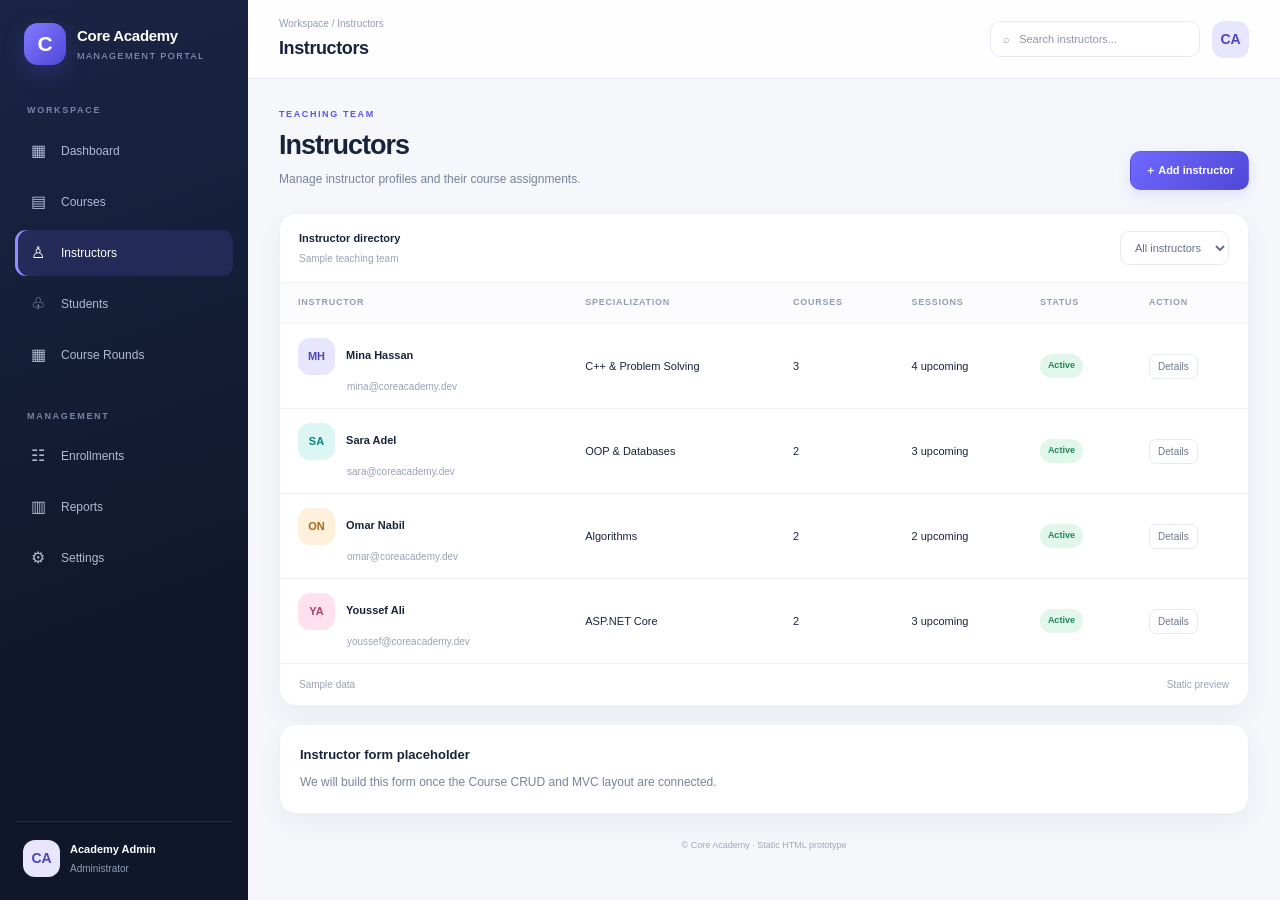
<file: WebApplication1/WebApplication1/Views/Core_Academy_MVC_Frontend_Prototype/instructors.html>
<!doctype html>
<html lang="en">
  <head>
    <meta charset="utf-8">
    <meta name="viewport" content="width=device-width,initial-scale=1">
    <title>
      Instructors | Core Academy
    </title>
    <link rel="stylesheet" href="styles.css">
  </head>
  <body>
    <div class="app">
      <aside class="sidebar">
        <a class="brand" href="index.html">
          <div class="brand-mark">
            C
          </div>
          <div>
            <div class="brand-name">
              Core Academy
            </div>
            <div class="brand-sub">
              Management Portal
            </div>
          </div>
        </a>
        <div class="nav-label">
          Workspace
        </div>
        <nav class="nav">
          <a href="index.html">
            <span class="nav-icon">
              ▦
            </span>
            Dashboard
          </a>
          <a href="courses.html">
            <span class="nav-icon">
              ▤
            </span>
            Courses
          </a>
          <a class="active" href="instructors.html">
            <span class="nav-icon">
              ♙
            </span>
            Instructors
          </a>
          <a href="students.html">
            <span class="nav-icon">
              ♧
            </span>
            Students
          </a>
          <a href="rounds.html">
            <span class="nav-icon">
              ▦
            </span>
            Course Rounds
          </a>
        </nav>
        <div class="nav-label" style="margin-top:22px">
          Management
        </div>
        <nav class="nav">
          <a href="enrollments.html">
            <span class="nav-icon">
              ☷
            </span>
            Enrollments
          </a>
          <a href="reports.html">
            <span class="nav-icon">
              ▥
            </span>
            Reports
          </a>
          <a href="settings.html">
            <span class="nav-icon">
              ⚙
            </span>
            Settings
          </a>
        </nav>
        <div class="sidebar-foot">
          <div class="avatar">
            CA
          </div>
          <div>
            <div class="profile-name">
              Academy Admin
            </div>
            <div class="profile-role">
              Administrator
            </div>
          </div>
        </div>
      </aside>
      <main class="main">
        <header class="topbar">
          <div>
            <div class="crumb">
              <a href="index.html">
                Workspace
              </a>
              / Instructors
            </div>
            <h1 class="top-title">
              Instructors
            </h1>
          </div>
          <div class="top-right">
            <div class="search">
              ⌕ &nbsp; Search instructors...
            </div>
            <div class="avatar">
              CA
            </div>
          </div>
        </header>
        <div class="content">
          <div class="page-head">
            <div>
              <div class="eyebrow">
                Teaching team
              </div>
              <h2 class="page-title">
                Instructors
              </h2>
              <p class="page-desc">
                Manage instructor profiles and their course assignments.
              </p>
            </div>
            <a class="btn btn-primary" href="#instructor-form">
              ＋ Add instructor
            </a>
          </div>
          <section class="panel">
            <div class="toolbar">
              <div>
                <div class="cell-title">
                  Instructor directory
                </div>
                <div class="panel-sub">
                  Sample teaching team
                </div>
              </div>
              <select>
                <option>
                  All instructors
                </option>
                <option>
                  Active
                </option>
              </select>
            </div>
            <div class="table-wrap">
              <table>
                <thead>
                  <tr>
                    <th>
                      Instructor
                    </th>
                    <th>
                      Specialization
                    </th>
                    <th>
                      Courses
                    </th>
                    <th>
                      Sessions
                    </th>
                    <th>
                      Status
                    </th>
                    <th>
                      Action
                    </th>
                  </tr>
                </thead>
                <tbody>
                  <tr>
                    <td>
                      <span class="avatar" style="margin-right:8px;vertical-align:middle">
                        MH
                      </span>
                      <span class="cell-title">
                        Mina Hassan
                      </span>
                      <div class="cell-sub" style="margin-left:49px">
                        mina@coreacademy.dev
                      </div>
                    </td>
                    <td>
                      C++ & Problem Solving
                    </td>
                    <td>
                      3
                    </td>
                    <td>
                      4 upcoming
                    </td>
                    <td>
                      <span class="pill active-pill">
                        Active
                      </span>
                    </td>
                    <td>
                      <a class="mini-btn" href="#instructor-form">
                        Details
                      </a>
                    </td>
                  </tr>
                  <tr>
                    <td>
                      <span class="avatar teal" style="margin-right:8px;vertical-align:middle">
                        SA
                      </span>
                      <span class="cell-title">
                        Sara Adel
                      </span>
                      <div class="cell-sub" style="margin-left:49px">
                        sara@coreacademy.dev
                      </div>
                    </td>
                    <td>
                      OOP & Databases
                    </td>
                    <td>
                      2
                    </td>
                    <td>
                      3 upcoming
                    </td>
                    <td>
                      <span class="pill active-pill">
                        Active
                      </span>
                    </td>
                    <td>
                      <a class="mini-btn" href="#instructor-form">
                        Details
                      </a>
                    </td>
                  </tr>
                  <tr>
                    <td>
                      <span class="avatar orange" style="margin-right:8px;vertical-align:middle">
                        ON
                      </span>
                      <span class="cell-title">
                        Omar Nabil
                      </span>
                      <div class="cell-sub" style="margin-left:49px">
                        omar@coreacademy.dev
                      </div>
                    </td>
                    <td>
                      Algorithms
                    </td>
                    <td>
                      2
                    </td>
                    <td>
                      2 upcoming
                    </td>
                    <td>
                      <span class="pill active-pill">
                        Active
                      </span>
                    </td>
                    <td>
                      <a class="mini-btn" href="#instructor-form">
                        Details
                      </a>
                    </td>
                  </tr>
                  <tr>
                    <td>
                      <span class="avatar pink" style="margin-right:8px;vertical-align:middle">
                        YA
                      </span>
                      <span class="cell-title">
                        Youssef Ali
                      </span>
                      <div class="cell-sub" style="margin-left:49px">
                        youssef@coreacademy.dev
                      </div>
                    </td>
                    <td>
                      ASP.NET Core
                    </td>
                    <td>
                      2
                    </td>
                    <td>
                      3 upcoming
                    </td>
                    <td>
                      <span class="pill active-pill">
                        Active
                      </span>
                    </td>
                    <td>
                      <a class="mini-btn" href="#instructor-form">
                        Details
                      </a>
                    </td>
                  </tr>
                </tbody>
              </table>
            </div>
            <div class="table-footer">
              <span>
                Sample data
              </span>
              <span>
                Static preview
              </span>
            </div>
          </section>
          <section class="panel" id="instructor-form" style="padding:20px;margin-top:18px">
            <h3 class="panel-title">
              Instructor form placeholder
            </h3>
            <p class="page-desc">
              We will build this form once the Course CRUD and MVC layout are connected.
            </p>
          </section>
          <div class="footer">
            © Core Academy · Static HTML prototype
          </div>
        </div>
      </main>
    </div>
  </body>
</html>
</file>
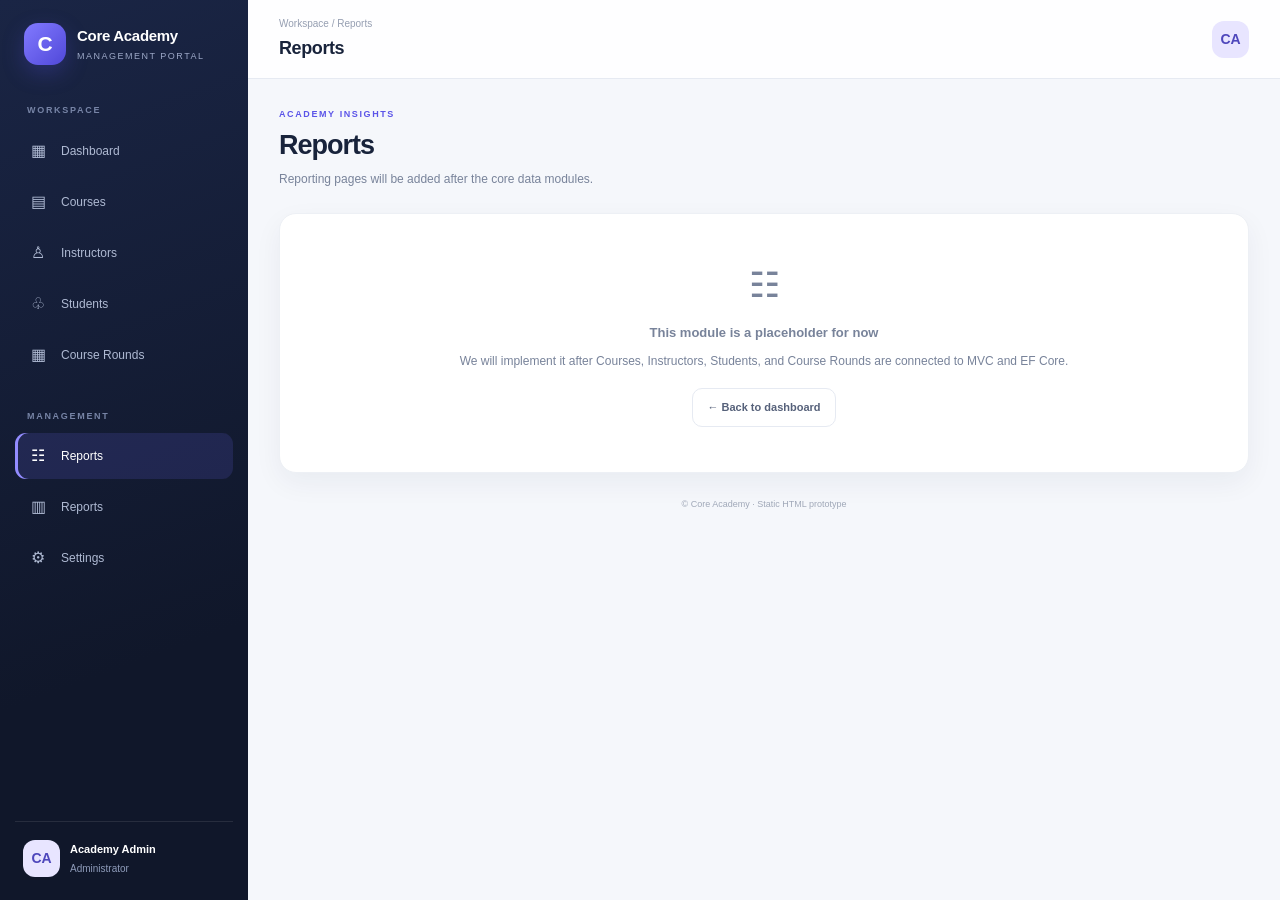
<file: WebApplication1/WebApplication1/Views/Core_Academy_MVC_Frontend_Prototype/reports.html>
<!doctype html>
<html lang="en">
  <head>
    <meta charset="utf-8">
    <meta name="viewport" content="width=device-width,initial-scale=1">
    <title>
      Reports | Core Academy
    </title>
    <link rel="stylesheet" href="styles.css">
  </head>
  <body>
    <div class="app">
      <aside class="sidebar">
        <a class="brand" href="index.html">
          <div class="brand-mark">
            C
          </div>
          <div>
            <div class="brand-name">
              Core Academy
            </div>
            <div class="brand-sub">
              Management Portal
            </div>
          </div>
        </a>
        <div class="nav-label">
          Workspace
        </div>
        <nav class="nav">
          <a href="index.html">
            <span class="nav-icon">
              ▦
            </span>
            Dashboard
          </a>
          <a href="courses.html">
            <span class="nav-icon">
              ▤
            </span>
            Courses
          </a>
          <a href="instructors.html">
            <span class="nav-icon">
              ♙
            </span>
            Instructors
          </a>
          <a href="students.html">
            <span class="nav-icon">
              ♧
            </span>
            Students
          </a>
          <a href="rounds.html">
            <span class="nav-icon">
              ▦
            </span>
            Course Rounds
          </a>
        </nav>
        <div class="nav-label" style="margin-top:22px">
          Management
        </div>
        <nav class="nav">
          <a class="active" href="reports.html">
            <span class="nav-icon">
              ☷
            </span>
            Reports
          </a>
          <a href="reports.html">
            <span class="nav-icon">
              ▥
            </span>
            Reports
          </a>
          <a href="settings.html">
            <span class="nav-icon">
              ⚙
            </span>
            Settings
          </a>
        </nav>
        <div class="sidebar-foot">
          <div class="avatar">
            CA
          </div>
          <div>
            <div class="profile-name">
              Academy Admin
            </div>
            <div class="profile-role">
              Administrator
            </div>
          </div>
        </div>
      </aside>
      <main class="main">
        <header class="topbar">
          <div>
            <div class="crumb">
              <a href="index.html">
                Workspace
              </a>
              / Reports
            </div>
            <h1 class="top-title">
              Reports
            </h1>
          </div>
          <div class="top-right">
            <div class="avatar">
              CA
            </div>
          </div>
        </header>
        <div class="content">
          <div class="page-head">
            <div>
              <div class="eyebrow">
                Academy insights
              </div>
              <h2 class="page-title">
                Reports
              </h2>
              <p class="page-desc">
                Reporting pages will be added after the core data modules.
              </p>
            </div>
          </div>
          <section class="panel">
            <div class="empty-state">
              <div class="big">
                ☷
              </div>
              <div class="panel-title">
                This module is a placeholder for now
              </div>
              <p class="page-desc">
                We will implement it after Courses, Instructors, Students, and Course Rounds are connected to MVC and EF Core.
              </p>
              <div style="margin-top:17px">
                <a class="btn btn-light" href="index.html">
                  ← Back to dashboard
                </a>
              </div>
            </div>
          </section>
          <div class="footer">
            © Core Academy · Static HTML prototype
          </div>
        </div>
      </main>
    </div>
  </body>
</html>
</file>
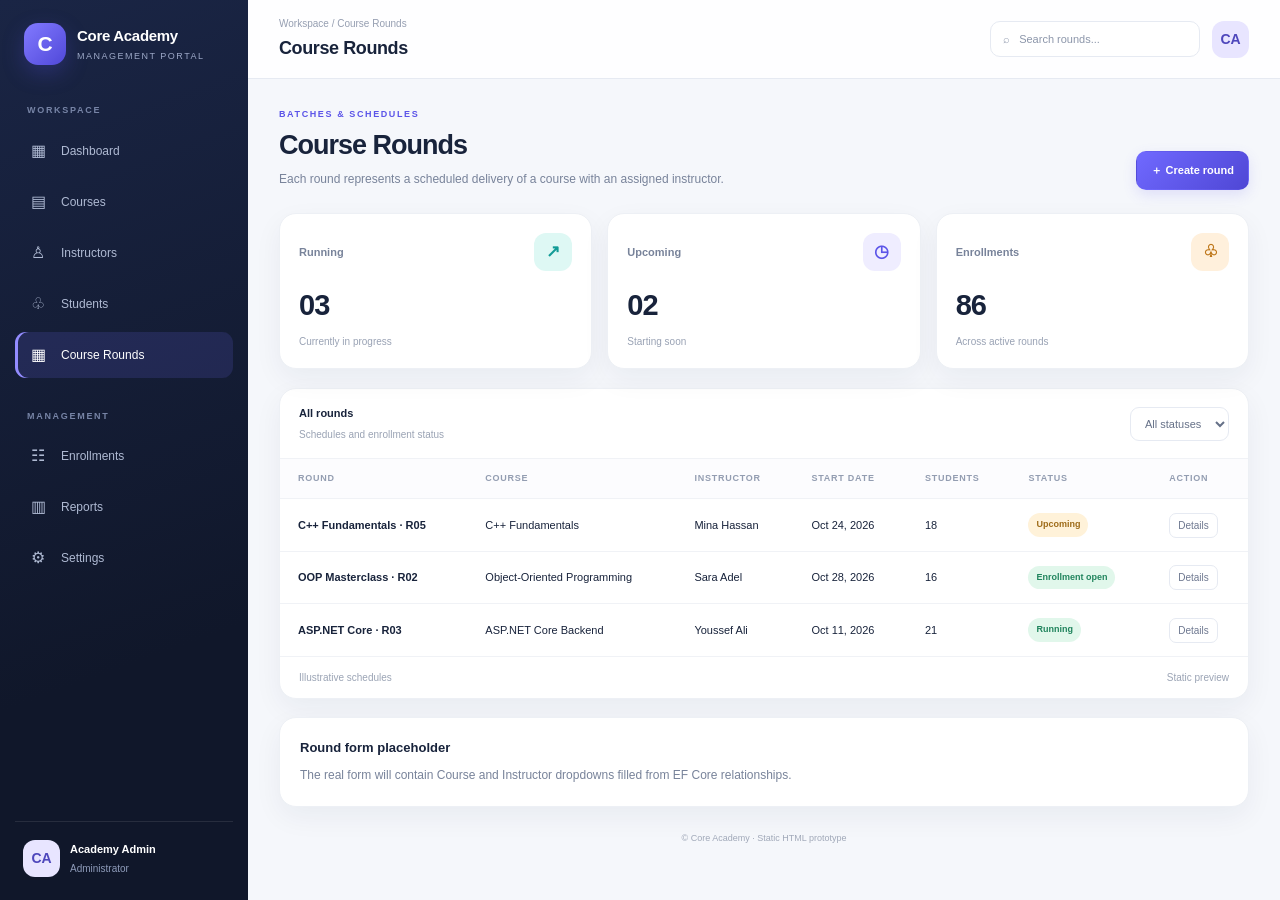
<file: WebApplication1/WebApplication1/Views/Core_Academy_MVC_Frontend_Prototype/rounds.html>
<!doctype html>
<html lang="en">
  <head>
    <meta charset="utf-8">
    <meta name="viewport" content="width=device-width,initial-scale=1">
    <title>
      Course Rounds | Core Academy
    </title>
    <link rel="stylesheet" href="styles.css">
  </head>
  <body>
    <div class="app">
      <aside class="sidebar">
        <a class="brand" href="index.html">
          <div class="brand-mark">
            C
          </div>
          <div>
            <div class="brand-name">
              Core Academy
            </div>
            <div class="brand-sub">
              Management Portal
            </div>
          </div>
        </a>
        <div class="nav-label">
          Workspace
        </div>
        <nav class="nav">
          <a href="index.html">
            <span class="nav-icon">
              ▦
            </span>
            Dashboard
          </a>
          <a href="courses.html">
            <span class="nav-icon">
              ▤
            </span>
            Courses
          </a>
          <a href="instructors.html">
            <span class="nav-icon">
              ♙
            </span>
            Instructors
          </a>
          <a href="students.html">
            <span class="nav-icon">
              ♧
            </span>
            Students
          </a>
          <a class="active" href="rounds.html">
            <span class="nav-icon">
              ▦
            </span>
            Course Rounds
          </a>
        </nav>
        <div class="nav-label" style="margin-top:22px">
          Management
        </div>
        <nav class="nav">
          <a href="enrollments.html">
            <span class="nav-icon">
              ☷
            </span>
            Enrollments
          </a>
          <a href="reports.html">
            <span class="nav-icon">
              ▥
            </span>
            Reports
          </a>
          <a href="settings.html">
            <span class="nav-icon">
              ⚙
            </span>
            Settings
          </a>
        </nav>
        <div class="sidebar-foot">
          <div class="avatar">
            CA
          </div>
          <div>
            <div class="profile-name">
              Academy Admin
            </div>
            <div class="profile-role">
              Administrator
            </div>
          </div>
        </div>
      </aside>
      <main class="main">
        <header class="topbar">
          <div>
            <div class="crumb">
              <a href="index.html">
                Workspace
              </a>
              / Course Rounds
            </div>
            <h1 class="top-title">
              Course Rounds
            </h1>
          </div>
          <div class="top-right">
            <div class="search">
              ⌕ &nbsp; Search rounds...
            </div>
            <div class="avatar">
              CA
            </div>
          </div>
        </header>
        <div class="content">
          <div class="page-head">
            <div>
              <div class="eyebrow">
                Batches & schedules
              </div>
              <h2 class="page-title">
                Course Rounds
              </h2>
              <p class="page-desc">
                Each round represents a scheduled delivery of a course with an assigned instructor.
              </p>
            </div>
            <a class="btn btn-primary" href="#round-form">
              ＋ Create round
            </a>
          </div>
          <div class="metrics" style="grid-template-columns:repeat(3,minmax(0,1fr))">
            <div class="metric">
              <div class="metric-top">
                Running
                <span class="metric-icon teal">
                  ↗
                </span>
              </div>
              <div class="metric-value">
                03
              </div>
              <div class="metric-foot">
                Currently in progress
              </div>
            </div>
            <div class="metric">
              <div class="metric-top">
                Upcoming
                <span class="metric-icon">
                  ◷
                </span>
              </div>
              <div class="metric-value">
                02
              </div>
              <div class="metric-foot">
                Starting soon
              </div>
            </div>
            <div class="metric">
              <div class="metric-top">
                Enrollments
                <span class="metric-icon orange">
                  ♧
                </span>
              </div>
              <div class="metric-value">
                86
              </div>
              <div class="metric-foot">
                Across active rounds
              </div>
            </div>
          </div>
          <section class="panel">
            <div class="toolbar">
              <div>
                <div class="cell-title">
                  All rounds
                </div>
                <div class="panel-sub">
                  Schedules and enrollment status
                </div>
              </div>
              <select>
                <option>
                  All statuses
                </option>
                <option>
                  Running
                </option>
                <option>
                  Upcoming
                </option>
              </select>
            </div>
            <div class="table-wrap">
              <table>
                <thead>
                  <tr>
                    <th>
                      Round
                    </th>
                    <th>
                      Course
                    </th>
                    <th>
                      Instructor
                    </th>
                    <th>
                      Start date
                    </th>
                    <th>
                      Students
                    </th>
                    <th>
                      Status
                    </th>
                    <th>
                      Action
                    </th>
                  </tr>
                </thead>
                <tbody>
                  <tr>
                    <td>
                      <div class="cell-title">
                        C++ Fundamentals · R05
                      </div>
                    </td>
                    <td>
                      C++ Fundamentals
                    </td>
                    <td>
                      Mina Hassan
                    </td>
                    <td>
                      Oct 24, 2026
                    </td>
                    <td>
                      18
                    </td>
                    <td>
                      <span class="pill upcoming-pill">
                        Upcoming
                      </span>
                    </td>
                    <td>
                      <a class="mini-btn" href="#round-form">
                        Details
                      </a>
                    </td>
                  </tr>
                  <tr>
                    <td>
                      <div class="cell-title">
                        OOP Masterclass · R02
                      </div>
                    </td>
                    <td>
                      Object-Oriented Programming
                    </td>
                    <td>
                      Sara Adel
                    </td>
                    <td>
                      Oct 28, 2026
                    </td>
                    <td>
                      16
                    </td>
                    <td>
                      <span class="pill active-pill">
                        Enrollment open
                      </span>
                    </td>
                    <td>
                      <a class="mini-btn" href="#round-form">
                        Details
                      </a>
                    </td>
                  </tr>
                  <tr>
                    <td>
                      <div class="cell-title">
                        ASP.NET Core · R03
                      </div>
                    </td>
                    <td>
                      ASP.NET Core Backend
                    </td>
                    <td>
                      Youssef Ali
                    </td>
                    <td>
                      Oct 11, 2026
                    </td>
                    <td>
                      21
                    </td>
                    <td>
                      <span class="pill active-pill">
                        Running
                      </span>
                    </td>
                    <td>
                      <a class="mini-btn" href="#round-form">
                        Details
                      </a>
                    </td>
                  </tr>
                </tbody>
              </table>
            </div>
            <div class="table-footer">
              <span>
                Illustrative schedules
              </span>
              <span>
                Static preview
              </span>
            </div>
          </section>
          <section id="round-form" class="panel" style="padding:20px;margin-top:18px">
            <h3 class="panel-title">
              Round form placeholder
            </h3>
            <p class="page-desc">
              The real form will contain Course and Instructor dropdowns filled from EF Core relationships.
            </p>
          </section>
          <div class="footer">
            © Core Academy · Static HTML prototype
          </div>
        </div>
      </main>
    </div>
  </body>
</html>
</file>
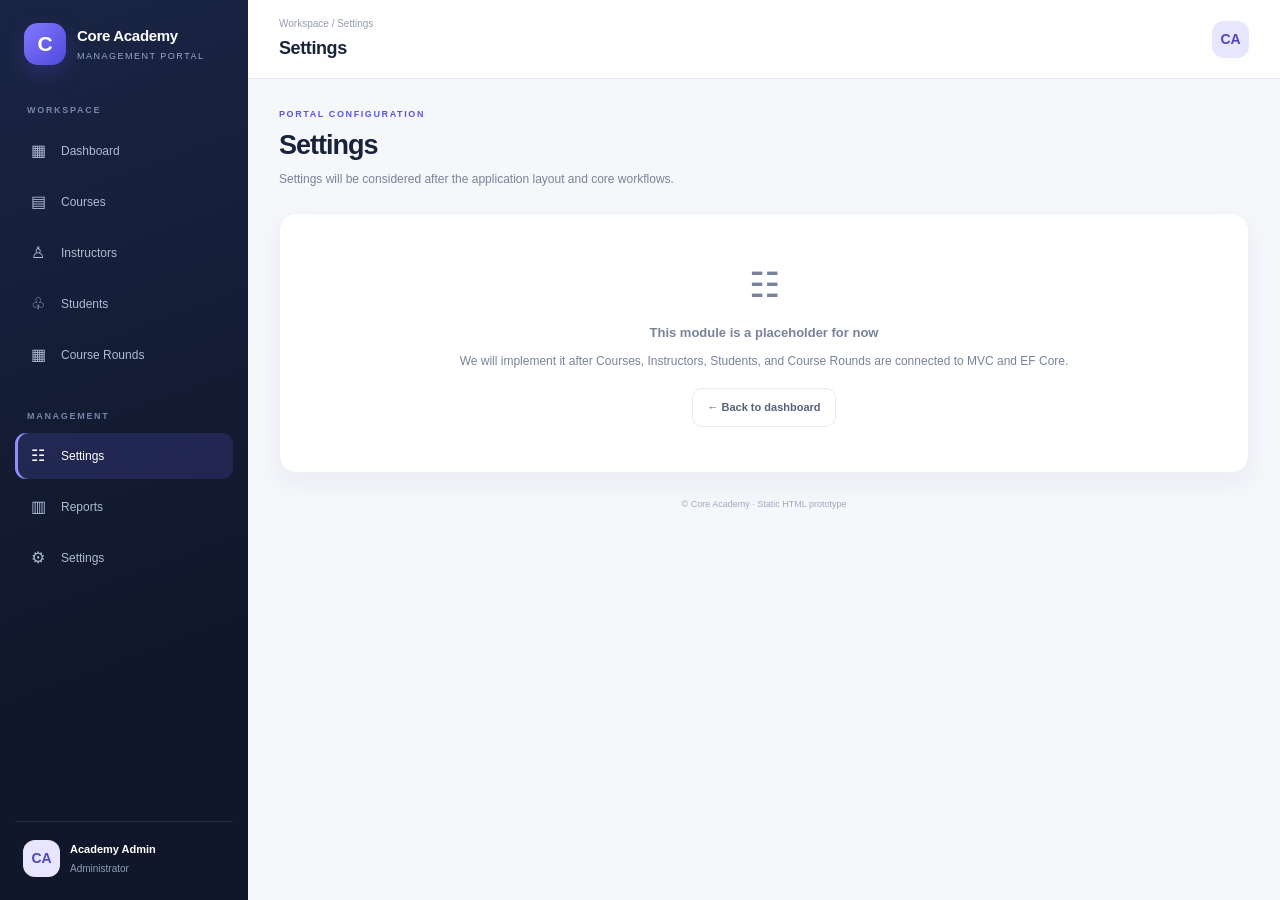
<file: WebApplication1/WebApplication1/Views/Core_Academy_MVC_Frontend_Prototype/settings.html>
<!doctype html>
<html lang="en">
  <head>
    <meta charset="utf-8">
    <meta name="viewport" content="width=device-width,initial-scale=1">
    <title>
      Settings | Core Academy
    </title>
    <link rel="stylesheet" href="styles.css">
  </head>
  <body>
    <div class="app">
      <aside class="sidebar">
        <a class="brand" href="index.html">
          <div class="brand-mark">
            C
          </div>
          <div>
            <div class="brand-name">
              Core Academy
            </div>
            <div class="brand-sub">
              Management Portal
            </div>
          </div>
        </a>
        <div class="nav-label">
          Workspace
        </div>
        <nav class="nav">
          <a href="index.html">
            <span class="nav-icon">
              ▦
            </span>
            Dashboard
          </a>
          <a href="courses.html">
            <span class="nav-icon">
              ▤
            </span>
            Courses
          </a>
          <a href="instructors.html">
            <span class="nav-icon">
              ♙
            </span>
            Instructors
          </a>
          <a href="students.html">
            <span class="nav-icon">
              ♧
            </span>
            Students
          </a>
          <a href="rounds.html">
            <span class="nav-icon">
              ▦
            </span>
            Course Rounds
          </a>
        </nav>
        <div class="nav-label" style="margin-top:22px">
          Management
        </div>
        <nav class="nav">
          <a class="active" href="settings.html">
            <span class="nav-icon">
              ☷
            </span>
            Settings
          </a>
          <a href="reports.html">
            <span class="nav-icon">
              ▥
            </span>
            Reports
          </a>
          <a href="settings.html">
            <span class="nav-icon">
              ⚙
            </span>
            Settings
          </a>
        </nav>
        <div class="sidebar-foot">
          <div class="avatar">
            CA
          </div>
          <div>
            <div class="profile-name">
              Academy Admin
            </div>
            <div class="profile-role">
              Administrator
            </div>
          </div>
        </div>
      </aside>
      <main class="main">
        <header class="topbar">
          <div>
            <div class="crumb">
              <a href="index.html">
                Workspace
              </a>
              / Settings
            </div>
            <h1 class="top-title">
              Settings
            </h1>
          </div>
          <div class="top-right">
            <div class="avatar">
              CA
            </div>
          </div>
        </header>
        <div class="content">
          <div class="page-head">
            <div>
              <div class="eyebrow">
                Portal configuration
              </div>
              <h2 class="page-title">
                Settings
              </h2>
              <p class="page-desc">
                Settings will be considered after the application layout and core workflows.
              </p>
            </div>
          </div>
          <section class="panel">
            <div class="empty-state">
              <div class="big">
                ☷
              </div>
              <div class="panel-title">
                This module is a placeholder for now
              </div>
              <p class="page-desc">
                We will implement it after Courses, Instructors, Students, and Course Rounds are connected to MVC and EF Core.
              </p>
              <div style="margin-top:17px">
                <a class="btn btn-light" href="index.html">
                  ← Back to dashboard
                </a>
              </div>
            </div>
          </section>
          <div class="footer">
            © Core Academy · Static HTML prototype
          </div>
        </div>
      </main>
    </div>
  </body>
</html>
</file>
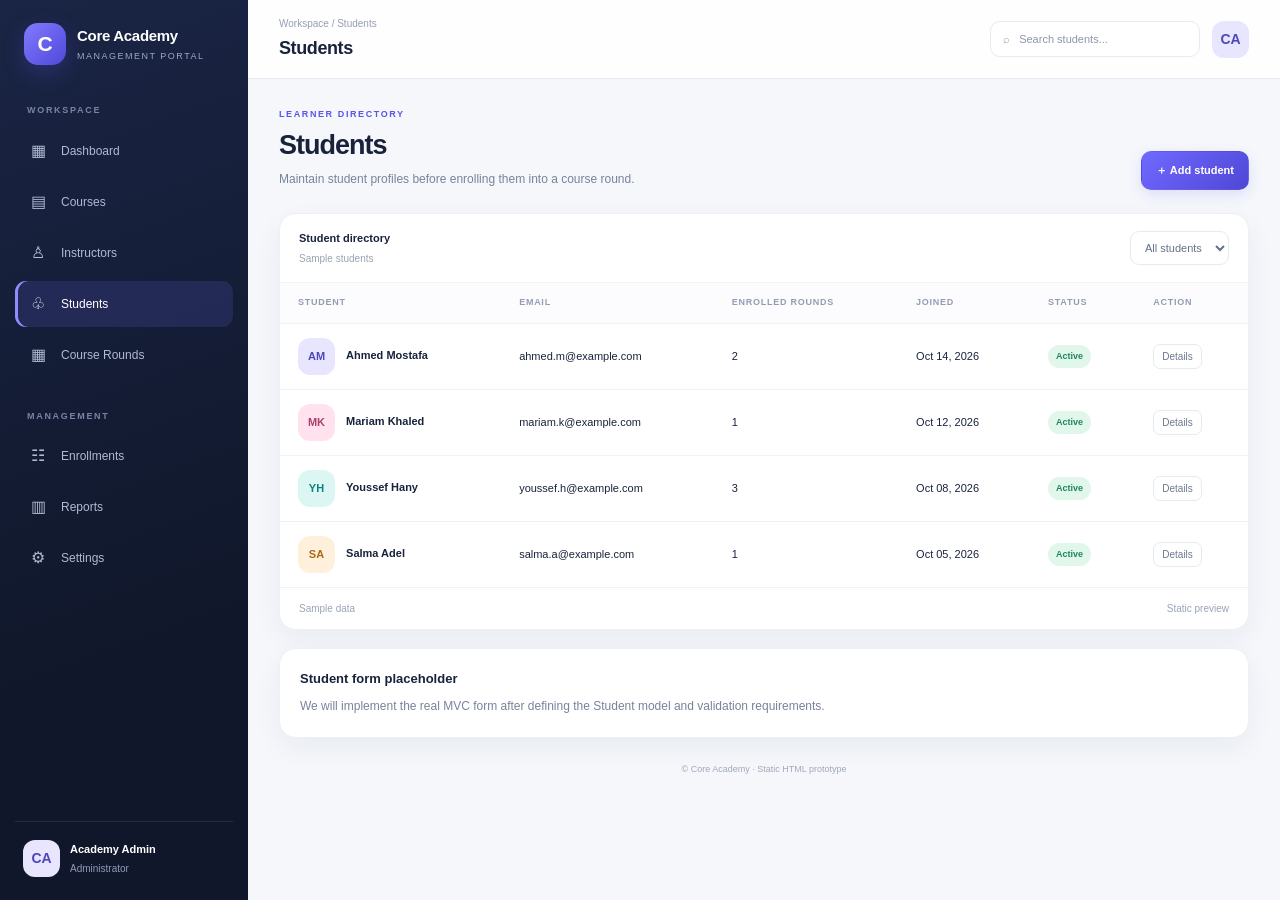
<file: WebApplication1/WebApplication1/Views/Core_Academy_MVC_Frontend_Prototype/students.html>
<!doctype html>
<html lang="en">
  <head>
    <meta charset="utf-8">
    <meta name="viewport" content="width=device-width,initial-scale=1">
    <title>
      Students | Core Academy
    </title>
    <link rel="stylesheet" href="styles.css">
  </head>
  <body>
    <div class="app">
      <aside class="sidebar">
        <a class="brand" href="index.html">
          <div class="brand-mark">
            C
          </div>
          <div>
            <div class="brand-name">
              Core Academy
            </div>
            <div class="brand-sub">
              Management Portal
            </div>
          </div>
        </a>
        <div class="nav-label">
          Workspace
        </div>
        <nav class="nav">
          <a href="index.html">
            <span class="nav-icon">
              ▦
            </span>
            Dashboard
          </a>
          <a href="courses.html">
            <span class="nav-icon">
              ▤
            </span>
            Courses
          </a>
          <a href="instructors.html">
            <span class="nav-icon">
              ♙
            </span>
            Instructors
          </a>
          <a class="active" href="students.html">
            <span class="nav-icon">
              ♧
            </span>
            Students
          </a>
          <a href="rounds.html">
            <span class="nav-icon">
              ▦
            </span>
            Course Rounds
          </a>
        </nav>
        <div class="nav-label" style="margin-top:22px">
          Management
        </div>
        <nav class="nav">
          <a href="enrollments.html">
            <span class="nav-icon">
              ☷
            </span>
            Enrollments
          </a>
          <a href="reports.html">
            <span class="nav-icon">
              ▥
            </span>
            Reports
          </a>
          <a href="settings.html">
            <span class="nav-icon">
              ⚙
            </span>
            Settings
          </a>
        </nav>
        <div class="sidebar-foot">
          <div class="avatar">
            CA
          </div>
          <div>
            <div class="profile-name">
              Academy Admin
            </div>
            <div class="profile-role">
              Administrator
            </div>
          </div>
        </div>
      </aside>
      <main class="main">
        <header class="topbar">
          <div>
            <div class="crumb">
              <a href="index.html">
                Workspace
              </a>
              / Students
            </div>
            <h1 class="top-title">
              Students
            </h1>
          </div>
          <div class="top-right">
            <div class="search">
              ⌕ &nbsp; Search students...
            </div>
            <div class="avatar">
              CA
            </div>
          </div>
        </header>
        <div class="content">
          <div class="page-head">
            <div>
              <div class="eyebrow">
                Learner directory
              </div>
              <h2 class="page-title">
                Students
              </h2>
              <p class="page-desc">
                Maintain student profiles before enrolling them into a course round.
              </p>
            </div>
            <a class="btn btn-primary" href="#student-form">
              ＋ Add student
            </a>
          </div>
          <section class="panel">
            <div class="toolbar">
              <div>
                <div class="cell-title">
                  Student directory
                </div>
                <div class="panel-sub">
                  Sample students
                </div>
              </div>
              <select>
                <option>
                  All students
                </option>
                <option>
                  Active
                </option>
              </select>
            </div>
            <div class="table-wrap">
              <table>
                <thead>
                  <tr>
                    <th>
                      Student
                    </th>
                    <th>
                      Email
                    </th>
                    <th>
                      Enrolled rounds
                    </th>
                    <th>
                      Joined
                    </th>
                    <th>
                      Status
                    </th>
                    <th>
                      Action
                    </th>
                  </tr>
                </thead>
                <tbody>
                  <tr>
                    <td>
                      <span class="avatar" style="margin-right:8px;vertical-align:middle">
                        AM
                      </span>
                      <span class="cell-title">
                        Ahmed Mostafa
                      </span>
                    </td>
                    <td>
                      ahmed.m@example.com
                    </td>
                    <td>
                      2
                    </td>
                    <td>
                      Oct 14, 2026
                    </td>
                    <td>
                      <span class="pill active-pill">
                        Active
                      </span>
                    </td>
                    <td>
                      <a class="mini-btn" href="#student-form">
                        Details
                      </a>
                    </td>
                  </tr>
                  <tr>
                    <td>
                      <span class="avatar pink" style="margin-right:8px;vertical-align:middle">
                        MK
                      </span>
                      <span class="cell-title">
                        Mariam Khaled
                      </span>
                    </td>
                    <td>
                      mariam.k@example.com
                    </td>
                    <td>
                      1
                    </td>
                    <td>
                      Oct 12, 2026
                    </td>
                    <td>
                      <span class="pill active-pill">
                        Active
                      </span>
                    </td>
                    <td>
                      <a class="mini-btn" href="#student-form">
                        Details
                      </a>
                    </td>
                  </tr>
                  <tr>
                    <td>
                      <span class="avatar teal" style="margin-right:8px;vertical-align:middle">
                        YH
                      </span>
                      <span class="cell-title">
                        Youssef Hany
                      </span>
                    </td>
                    <td>
                      youssef.h@example.com
                    </td>
                    <td>
                      3
                    </td>
                    <td>
                      Oct 08, 2026
                    </td>
                    <td>
                      <span class="pill active-pill">
                        Active
                      </span>
                    </td>
                    <td>
                      <a class="mini-btn" href="#student-form">
                        Details
                      </a>
                    </td>
                  </tr>
                  <tr>
                    <td>
                      <span class="avatar orange" style="margin-right:8px;vertical-align:middle">
                        SA
                      </span>
                      <span class="cell-title">
                        Salma Adel
                      </span>
                    </td>
                    <td>
                      salma.a@example.com
                    </td>
                    <td>
                      1
                    </td>
                    <td>
                      Oct 05, 2026
                    </td>
                    <td>
                      <span class="pill active-pill">
                        Active
                      </span>
                    </td>
                    <td>
                      <a class="mini-btn" href="#student-form">
                        Details
                      </a>
                    </td>
                  </tr>
                </tbody>
              </table>
            </div>
            <div class="table-footer">
              <span>
                Sample data
              </span>
              <span>
                Static preview
              </span>
            </div>
          </section>
          <section class="panel" id="student-form" style="padding:20px;margin-top:18px">
            <h3 class="panel-title">
              Student form placeholder
            </h3>
            <p class="page-desc">
              We will implement the real MVC form after defining the Student model and validation requirements.
            </p>
          </section>
          <div class="footer">
            © Core Academy · Static HTML prototype
          </div>
        </div>
      </main>
    </div>
  </body>
</html>
</file>
<file: WebApplication1/WebApplication1/Views/Core_Academy_MVC_Frontend_Prototype/styles.css>
:root{--navy:#121a30;--navy2:#1d2947;--ink:#18233b;--muted:#78839a;--line:#e6eaf2;--bg:#f5f7fb;--white:#fff;--primary:#5b54e8;--primary-dark:#4740c7;--teal:#129b96;--orange:#e89b35;--pink:#d95f91;--green:#21855e;--red:#d74757;--shadow:0 10px 28px rgba(27,39,74,.055);--radius:17px}
*{box-sizing:border-box}body{margin:0;background:var(--bg);color:var(--ink);font:14px/1.5 Inter,Segoe UI,Arial,sans-serif}a{color:inherit;text-decoration:none}button,input,select,textarea{font:inherit}.app{display:flex;min-height:100vh}.sidebar{width:248px;flex:0 0 248px;background:linear-gradient(160deg,#1a2545,#10172a 72%);color:#d6def2;padding:23px 15px;display:flex;flex-direction:column}.brand{display:flex;align-items:center;gap:11px;padding:0 9px 29px}.brand-mark{width:42px;height:42px;border-radius:14px;display:grid;place-items:center;background:linear-gradient(135deg,#827aff,#5048d9);color:#fff;font-size:21px;font-weight:900;box-shadow:0 8px 22px #5b54e844}.brand-name{color:#fff;font-size:15px;font-weight:850;letter-spacing:-.3px}.brand-sub{font-size:9px;color:#9da9c8;text-transform:uppercase;letter-spacing:1.5px;margin-top:3px}.nav-label{padding:10px 12px;color:#7784a6;text-transform:uppercase;letter-spacing:1.7px;font-size:9px;font-weight:800}.nav{display:grid;gap:5px}.nav a{display:flex;align-items:center;gap:12px;padding:11px 12px;border-radius:11px;color:#afbad3;font-size:12px}.nav a:hover,.nav a.active{color:#fff;background:#716aff26}.nav a.active{box-shadow:inset 3px 0 #938cff}.nav-icon{width:22px;text-align:center;font-size:16px}.sidebar-foot{margin-top:auto;border-top:1px solid #ffffff18;padding:18px 8px 0;display:flex;gap:10px;align-items:center}.avatar{width:37px;height:37px;border-radius:12px;display:inline-grid;place-items:center;background:#e8e5ff;color:#4e47bc;font-weight:850;flex-shrink:0}.avatar.teal{background:#dcf7f3;color:#0e827d}.avatar.orange{background:#fff0db;color:#a96916}.avatar.pink{background:#ffe2ee;color:#ad3f6d}.profile-name{font-size:11px;color:#fff;font-weight:750}.profile-role{font-size:10px;color:#8e9bb9;margin-top:3px}.main{flex:1;min-width:0}.topbar{height:79px;padding:0 31px;background:#ffffffeb;border-bottom:1px solid var(--line);display:flex;align-items:center;justify-content:space-between;gap:20px}.crumb{font-size:10px;color:#959eb1;margin-bottom:4px}.top-title{font-size:18px;margin:0;font-weight:850;letter-spacing:-.4px}.top-right{display:flex;align-items:center;gap:12px}.search{display:flex;align-items:center;gap:8px;background:#fff;border:1px solid var(--line);border-radius:10px;padding:9px 12px;color:#8c96aa;font-size:11px;width:210px}.circle-btn{width:39px;height:39px;border:1px solid var(--line);border-radius:12px;background:#fff;color:#8791a5;display:grid;place-items:center}.content{max-width:1500px;margin:0 auto;padding:29px 31px 36px}.page-head{display:flex;align-items:flex-end;justify-content:space-between;gap:15px;margin-bottom:23px}.eyebrow{text-transform:uppercase;color:var(--primary);letter-spacing:1.6px;font-size:9px;font-weight:850;margin-bottom:8px}.page-title{font-size:27px;letter-spacing:-1px;line-height:1.18;margin:0}.page-desc{font-size:12px;color:var(--muted);margin:8px 0 0;line-height:1.7}.btn{display:inline-flex;align-items:center;justify-content:center;gap:7px;padding:10px 14px;border-radius:10px;font-size:11px;font-weight:800;border:1px solid transparent;cursor:pointer}.btn-primary{background:linear-gradient(135deg,#7069ff,#4f47d5);color:#fff;box-shadow:0 5px 14px #5b54e826}.btn-light{background:#fff;border-color:var(--line);color:#56617a}.btn-danger{background:var(--red);color:#fff}.btn-success{background:var(--green);color:#fff}.btn:hover{filter:brightness(.98);transform:translateY(-1px)}.metrics{display:grid;grid-template-columns:repeat(4,minmax(0,1fr));gap:15px;margin-bottom:19px}.metric,.panel{background:#fff;border:1px solid #edf0f5;border-radius:var(--radius);box-shadow:var(--shadow)}.metric{padding:19px}.metric-top{display:flex;align-items:center;justify-content:space-between;gap:8px;color:var(--muted);font-size:11px;font-weight:700}.metric-icon{width:38px;height:38px;border-radius:12px;display:grid;place-items:center;font-size:17px;background:#efedff;color:var(--primary)}.metric-icon.teal{background:#def8f4;color:var(--teal)}.metric-icon.orange{background:#fff0dc;color:#be7618}.metric-icon.pink{background:#ffe7f0;color:var(--pink)}.metric-value{font-size:29px;font-weight:900;letter-spacing:-1px;margin:13px 0 7px}.metric-foot{font-size:10px;color:#99a2b4}.up{color:var(--green);font-weight:800}.grid-main{display:grid;grid-template-columns:minmax(0,1.45fr) minmax(280px,.85fr);gap:17px;align-items:start}.panel-head{padding:18px 20px;border-bottom:1px solid #f0f2f6;display:flex;align-items:center;justify-content:space-between;gap:10px}.panel-title{font-size:13px;font-weight:850;margin:0}.panel-sub{font-size:10px;color:#9aa3b4;margin-top:5px}.text-link{font-size:10px;font-weight:850;color:var(--primary)}.table-wrap{width:100%;overflow:auto}table{width:100%;border-collapse:collapse;min-width:560px}th{text-align:left;padding:13px 18px;background:#fcfcfe;color:#939db1;font-size:9px;text-transform:uppercase;letter-spacing:.75px;white-space:nowrap}td{padding:14px 18px;border-top:1px solid #f0f2f6;font-size:11px;vertical-align:middle;white-space:nowrap}tbody tr:hover{background:#fcfcff}.course-cell{display:flex;align-items:center;gap:10px}.course-icon{width:38px;height:38px;border-radius:12px;display:grid;place-items:center;color:#fff;font-size:17px;background:linear-gradient(135deg,#8f87ff,#524bd8);flex-shrink:0}.course-icon.teal{background:linear-gradient(135deg,#54d5cc,#0a9993)}.course-icon.orange{background:linear-gradient(135deg,#ffc87a,#df8f29)}.course-icon.pink{background:linear-gradient(135deg,#ffa5c7,#d9528b)}.cell-title{font-weight:800;font-size:11px}.cell-sub{color:#9aa3b4;font-size:10px;margin-top:4px}.pill{display:inline-block;padding:5px 8px;border-radius:20px;font-size:9px;font-weight:800}.active-pill{background:#e1f7eb;color:#20845d}.upcoming-pill{background:#fff2d9;color:#9e6b18}.draft-pill{background:#edf0f6;color:#78839a}.rounds{padding:4px 20px 10px}.round{display:flex;gap:12px;padding:14px 0;border-bottom:1px solid #eff1f6}.round:last-child{border-bottom:0}.date{width:44px;height:48px;border-radius:11px;background:#f0efff;border:1px solid #e3e1ff;color:var(--primary);display:flex;flex-direction:column;align-items:center;justify-content:center;flex-shrink:0}.date strong{font-size:17px;line-height:1}.date span{font-size:8px;text-transform:uppercase;font-weight:850;letter-spacing:.7px;margin-top:4px}.round-name{font-size:11px;font-weight:850;margin:1px 0 5px}.round-meta{font-size:10px;color:#939db1;line-height:1.7}.quick-grid{display:grid;grid-template-columns:repeat(4,minmax(0,1fr));gap:12px;margin-top:18px}.quick{display:flex;align-items:center;gap:11px;padding:15px;border:1px solid #edf0f5;border-radius:15px;background:#fff;box-shadow:var(--shadow)}.quick:hover{border-color:#d7d4ff}.quick-icon{width:37px;height:37px;display:grid;place-items:center;border-radius:12px;background:#efedff;color:var(--primary);font-size:16px;flex-shrink:0}.quick strong{display:block;font-size:10px}.quick span{display:block;font-size:9px;color:#9aa3b4;margin-top:4px}.toolbar{display:flex;align-items:center;justify-content:space-between;gap:12px;padding:16px 19px;border-bottom:1px solid #f0f2f6}.toolbar select{border:1px solid var(--line);border-radius:9px;padding:9px 10px;background:white;color:#667188;font-size:11px}.actions{display:flex;gap:5px}.mini-btn{padding:6px 8px;border:1px solid var(--line);border-radius:7px;font-size:10px;color:#6e7890;background:#fff}.mini-btn:hover{border-color:#c9c5ff;color:var(--primary)}.table-footer{padding:13px 19px;border-top:1px solid #f0f2f6;color:#9ba4b5;font-size:10px;display:flex;justify-content:space-between;gap:10px}.form-layout{display:grid;grid-template-columns:minmax(0,1.3fr) minmax(250px,.7fr);gap:18px;align-items:start}.form-panel{padding:22px}.form-section-title{margin:0 0 5px;font-size:14px;font-weight:850}.form-section-sub{margin:0 0 20px;font-size:11px;color:var(--muted)}.field{margin-bottom:16px}.field label{display:block;font-size:11px;font-weight:800;color:#4d5870;margin-bottom:7px}.field input,.field select,.field textarea{width:100%;padding:11px 12px;border:1px solid #e1e6f0;border-radius:10px;background:white;color:var(--ink);outline:none;font-size:12px}.field textarea{min-height:105px;resize:vertical}.field input:focus,.field select:focus,.field textarea:focus{border-color:#aaa5ff;box-shadow:0 0 0 3px #5b54e815}.field-help{font-size:10px;color:#9ba4b5;margin-top:6px}.two-fields{display:grid;grid-template-columns:1fr 1fr;gap:13px}.image-placeholder{border:1px dashed #cfd5e3;border-radius:14px;padding:25px;text-align:center;background:#fafbff;color:#8c96ab}.image-placeholder .big{font-size:27px;margin-bottom:8px}.preview-course{background:#fff;border:1px solid #edf0f5;border-radius:16px;overflow:hidden;box-shadow:var(--shadow)}.preview-cover{height:120px;background:linear-gradient(135deg,#7e77ff,#423cc5);display:grid;place-items:center;color:#fff;font-size:42px}.preview-body{padding:17px}.preview-label{color:var(--primary);font-size:9px;font-weight:850;text-transform:uppercase;letter-spacing:1px}.preview-name{font-weight:850;font-size:15px;margin:7px 0}.preview-muted{font-size:10px;color:#929bb0}.form-footer{display:flex;justify-content:flex-end;gap:9px;padding-top:12px;border-top:1px solid #f0f2f6;margin-top:20px}.details-header{padding:24px;background:linear-gradient(135deg,#6e66ff,#443dc2);color:#fff;border-radius:18px 18px 0 0}.details-header .tag{display:inline-block;background:#ffffff25;border-radius:20px;padding:5px 9px;font-size:9px;font-weight:800}.details-title{font-size:24px;font-weight:900;letter-spacing:-.5px;margin:13px 0 5px}.details-sub{font-size:11px;color:#e3e2ff}.details-body{padding:22px}.detail-grid{display:grid;grid-template-columns:repeat(3,minmax(0,1fr));gap:13px}.detail-item{padding:14px;background:#f8f9fc;border-radius:12px}.detail-label{font-size:9px;color:#939db1;text-transform:uppercase;letter-spacing:.7px;font-weight:850}.detail-value{font-size:12px;font-weight:850;margin-top:7px}.warning{background:#fff7e9;border:1px solid #f8e2bd;color:#8b671e;padding:14px 15px;border-radius:12px;font-size:11px;line-height:1.7;margin-bottom:18px}.empty-state{padding:45px 24px;text-align:center;color:var(--muted)}.empty-state .big{font-size:35px;margin-bottom:12px}.footer{padding:25px 0 0;text-align:center;color:#a0a8b8;font-size:9px}.breadcrumb a{color:var(--primary)}
@media(max-width:1100px){.sidebar{width:220px;flex-basis:220px}.metrics{grid-template-columns:repeat(2,minmax(0,1fr))}.quick-grid{grid-template-columns:repeat(2,minmax(0,1fr))}.content{padding:25px 22px}.topbar{padding:0 22px}}
@media(max-width:820px){.app{display:block}.sidebar{width:100%;height:auto;padding:15px;display:block}.brand{padding-bottom:13px}.sidebar nav,.sidebar .nav-label,.sidebar-foot{display:none}.main{width:100%}.topbar{height:67px;padding:0 15px}.content{padding:20px 15px}.grid-main,.form-layout{grid-template-columns:1fr}.search{display:none}}
@media(max-width:560px){.page-head{align-items:flex-start;flex-direction:column}.page-title{font-size:24px}.metrics{gap:9px}.metric{padding:14px}.metric-value{font-size:25px}.quick-grid{gap:8px}.quick{padding:11px;gap:8px}.quick-icon{width:31px;height:31px}.two-fields{grid-template-columns:1fr}.detail-grid{grid-template-columns:1fr 1fr}.top-title{font-size:15px}}
</file>
